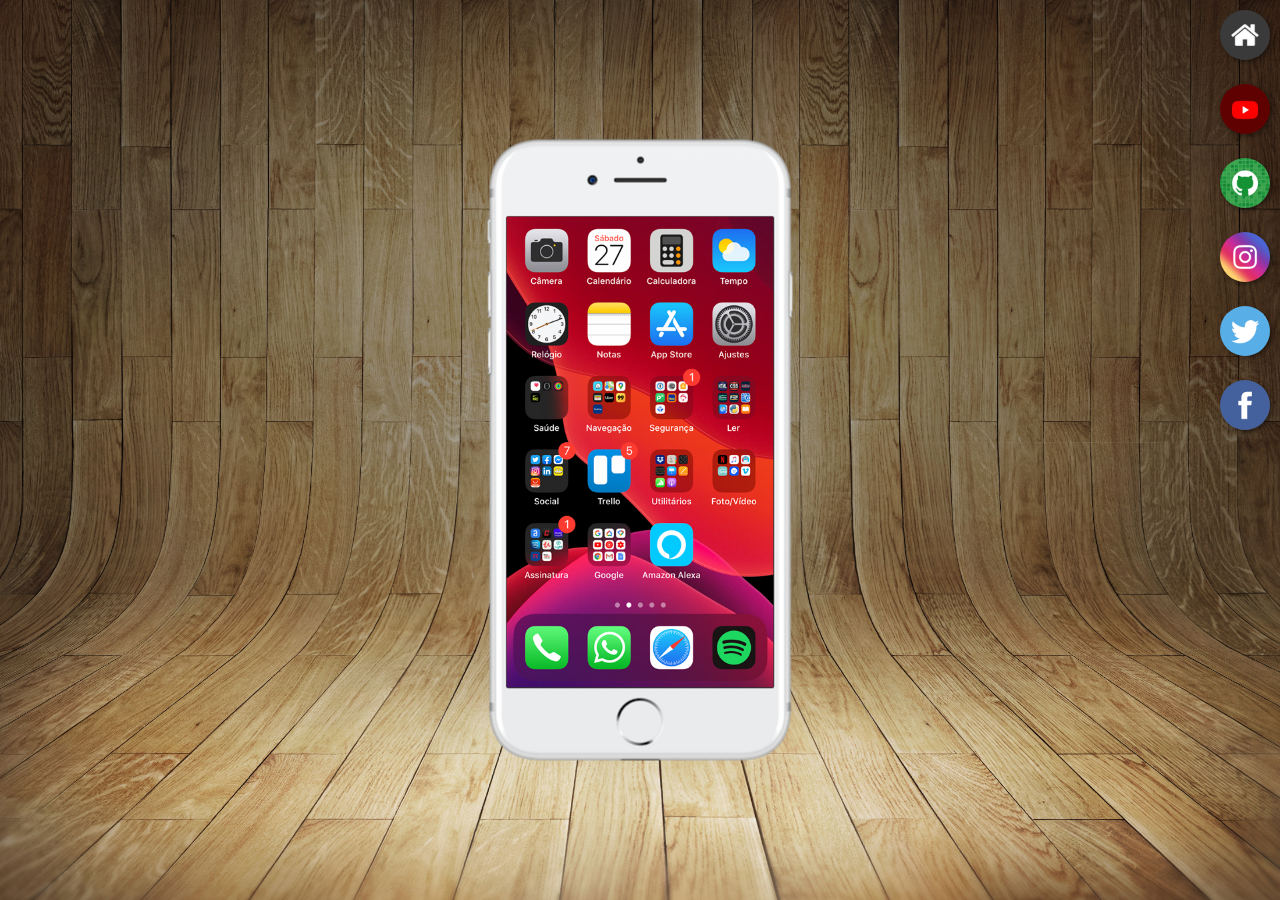
<file: index.html>
<!DOCTYPE html>
<html lang="pt-br">
<head>
    <meta charset="UTF-8">
    <meta http-equiv="X-UA-Compatible" content="IE=edge">
    <meta name="viewport" content="width=device-width, initial-scale=1.0">
    <link rel="shortcut icon" href="favicon.ico" type="image/x-icon">
    <link rel="stylesheet" href="estilos/style.css">
    <title>Projeto Redes Sociais</title>
</head>
<body>
    <main>
        <section id="telefone">
            <iframe src="home.html" name="tela" id="tela" frameborder="0"></iframe>
        </section>

        <section id="redes-sociais">
            <a href="home.html" target="tela"><img src="imagens/logo-home.jpg" alt=""></a>
            <a href="youtube.html" target="tela"><img src="imagens/logo-youtube.jpg" alt=""></a>
            <a href="github.html" target="tela"><img src="imagens/logo-github.jpg" alt=""></a>
            <a href="instagram.html" target="tela"><img src="imagens/logo-instagram.jpg" alt=""></a>
            <a href="twitter.html" target="tela"><img src="imagens/logo-twitter.jpg" alt=""></a>
            <a href="facebook.html" target="tela"><img src="imagens/logo-facebook.jpg" alt=""></a>
        </section>
    </main>
</body>
</html>
</file>
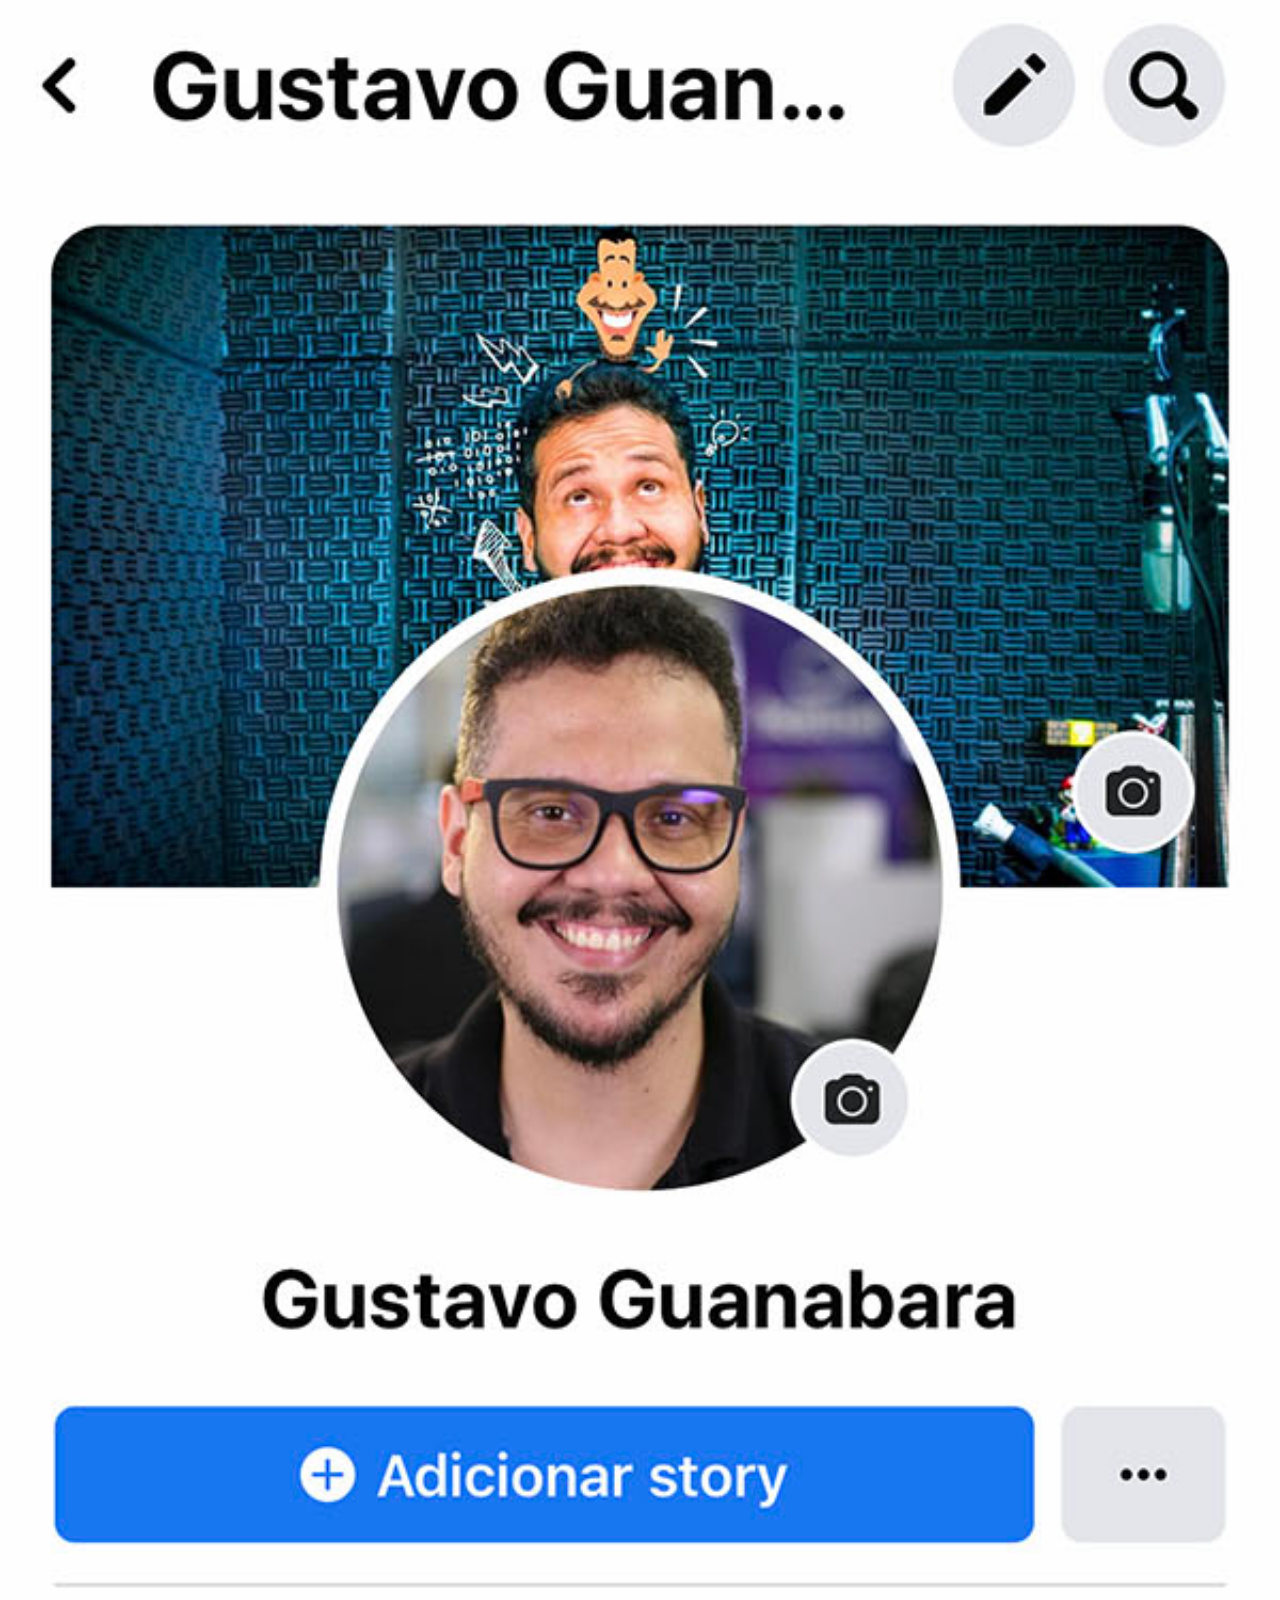
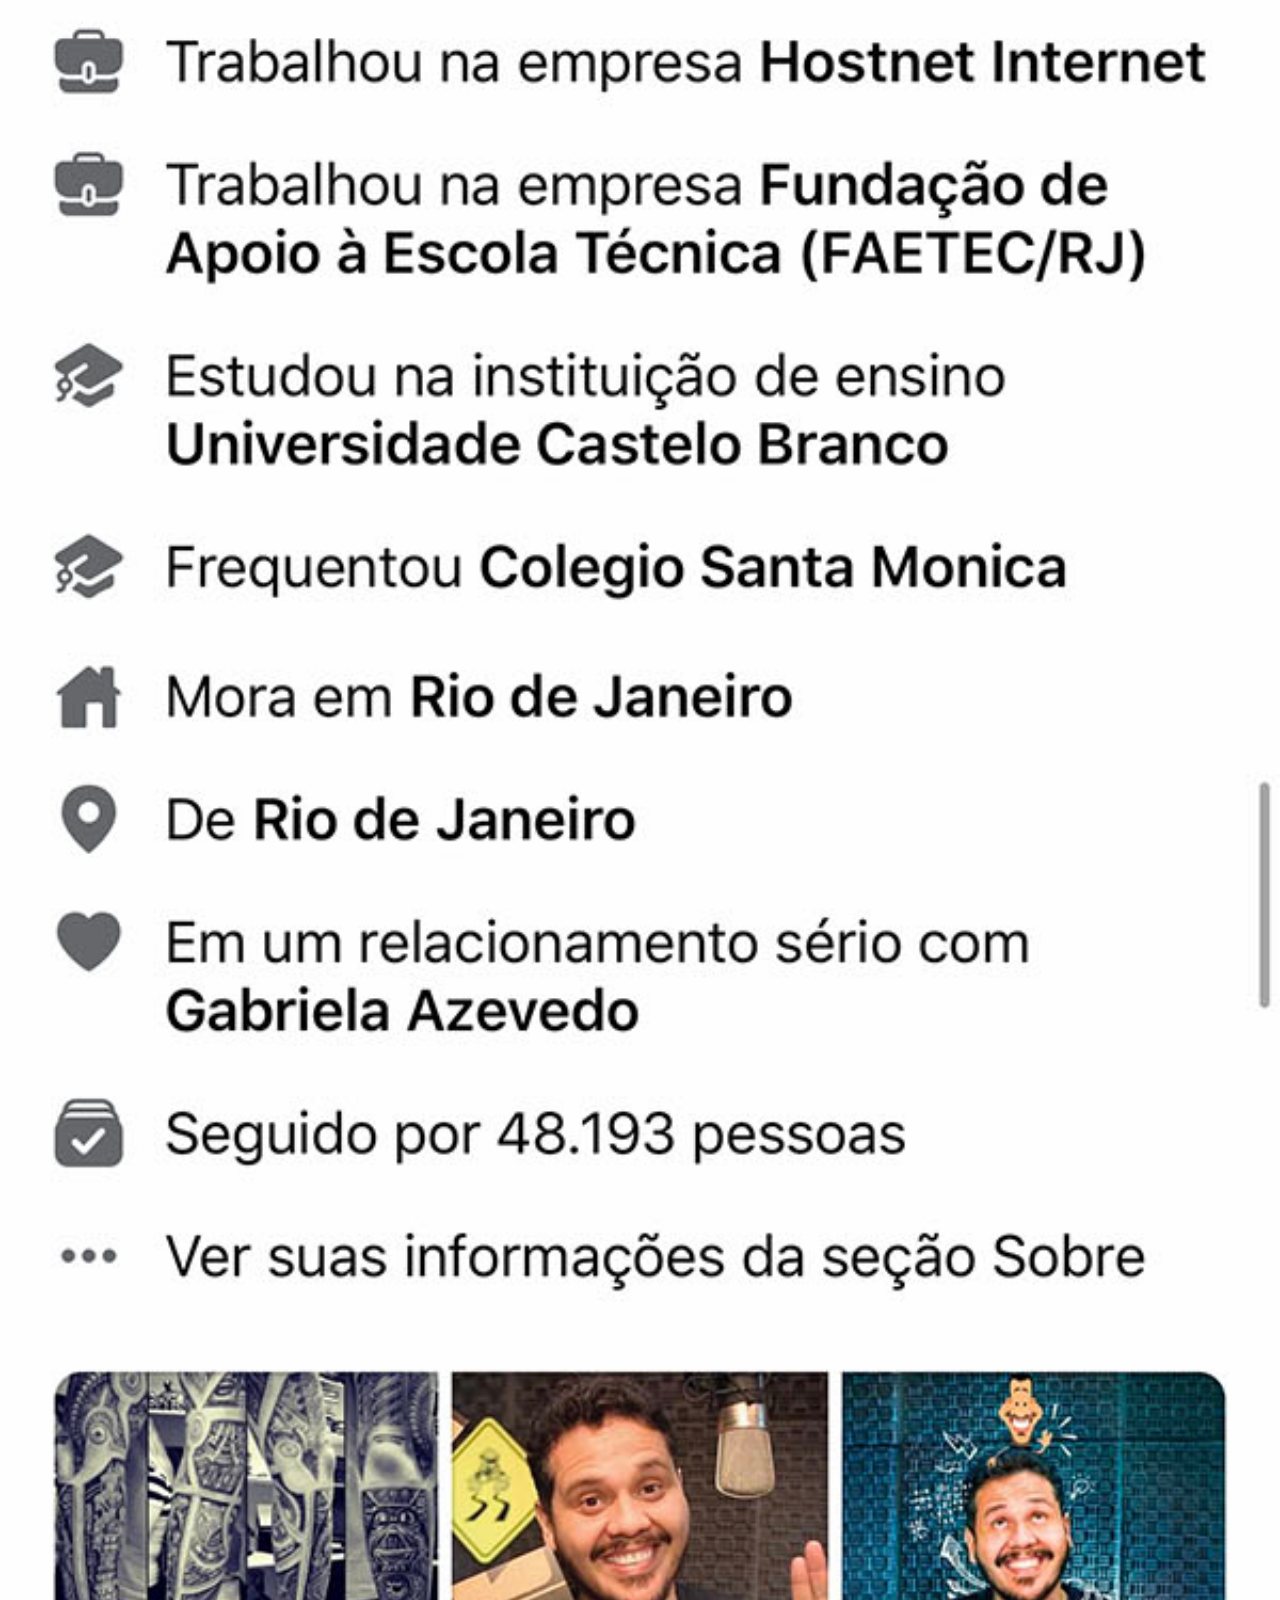
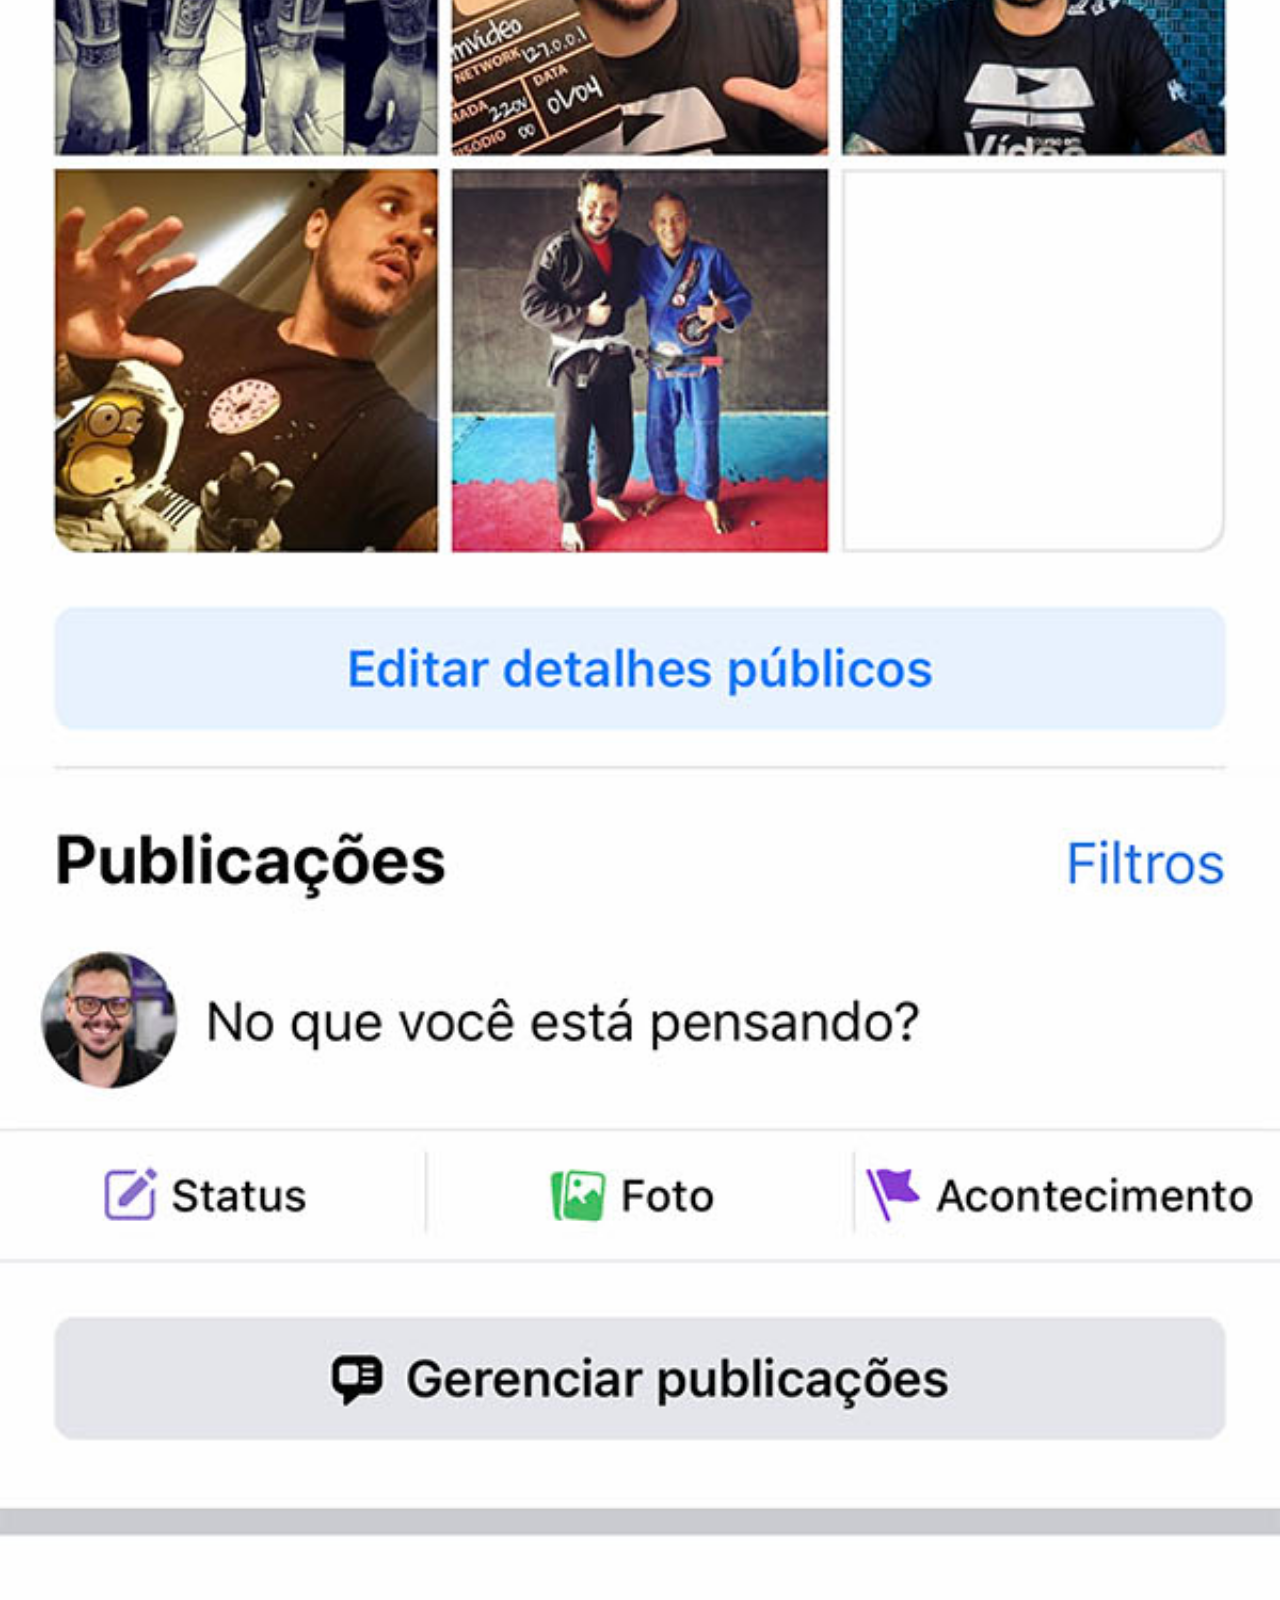
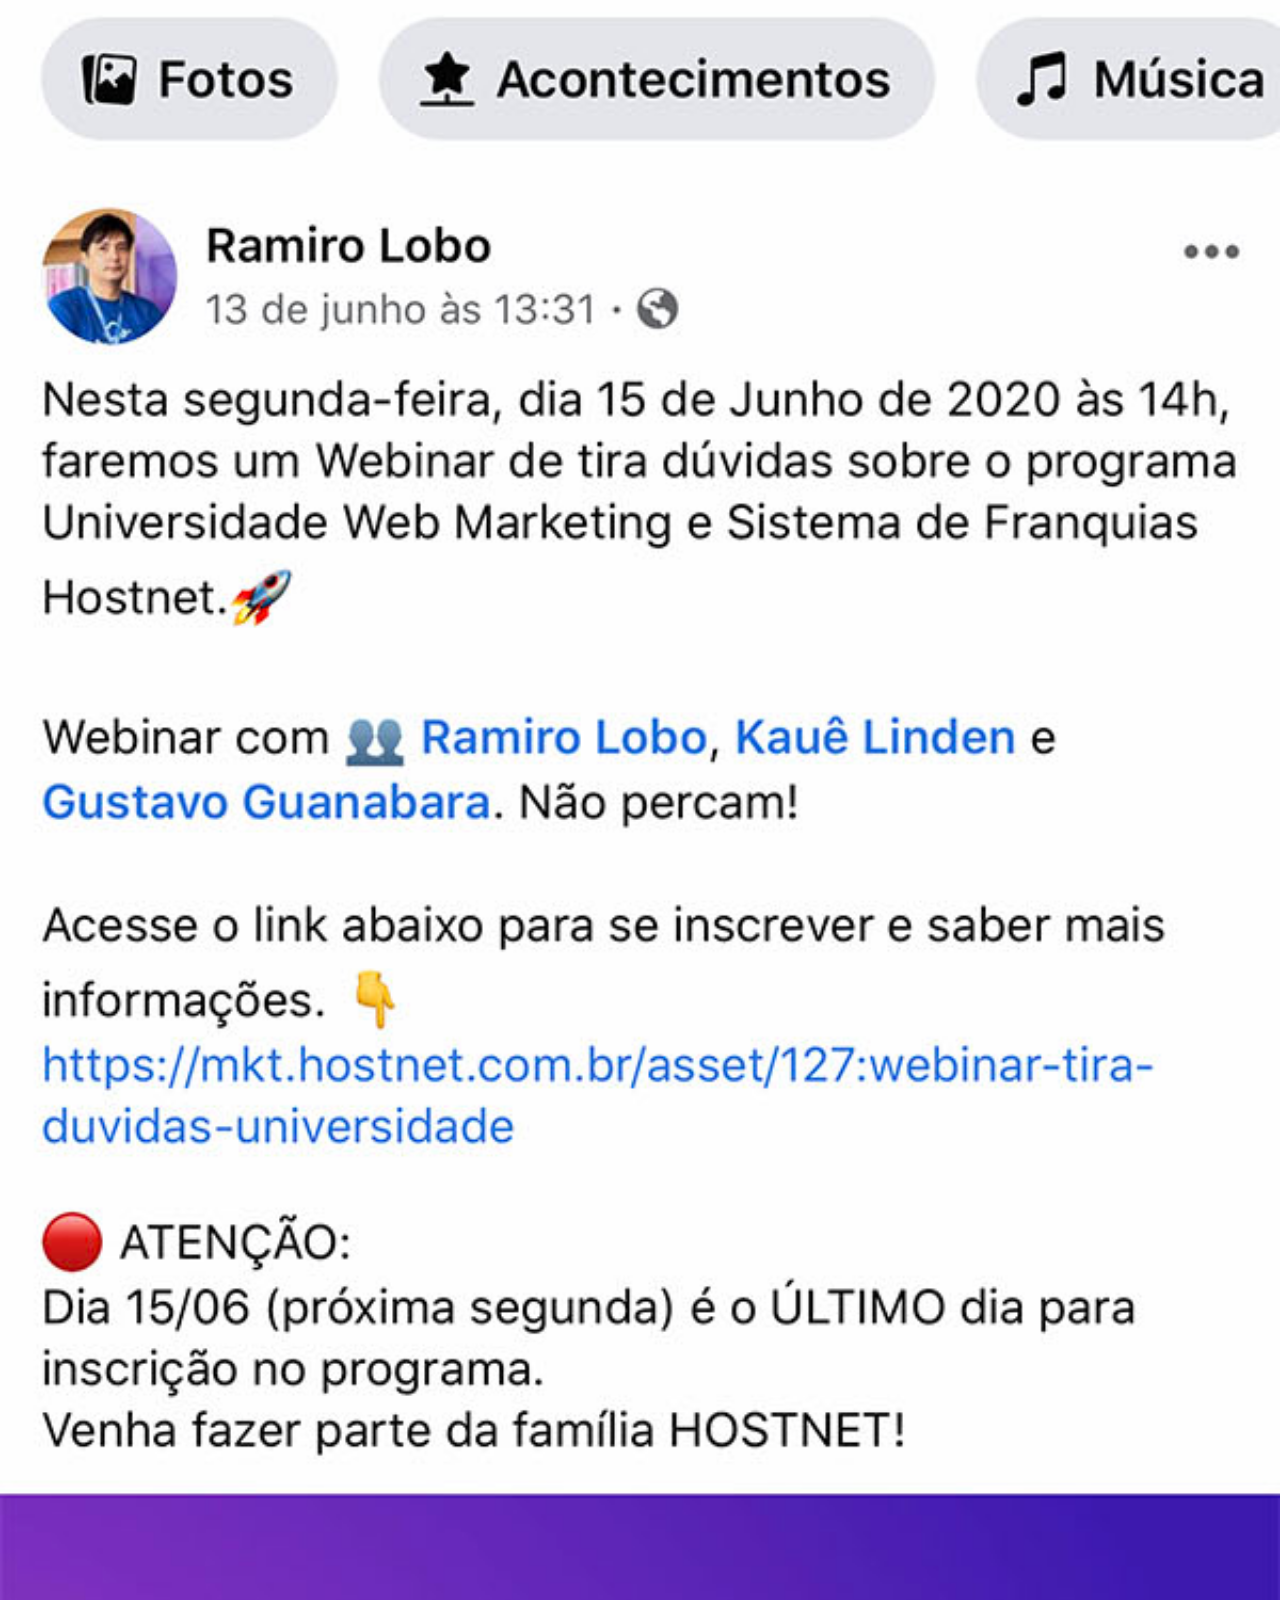
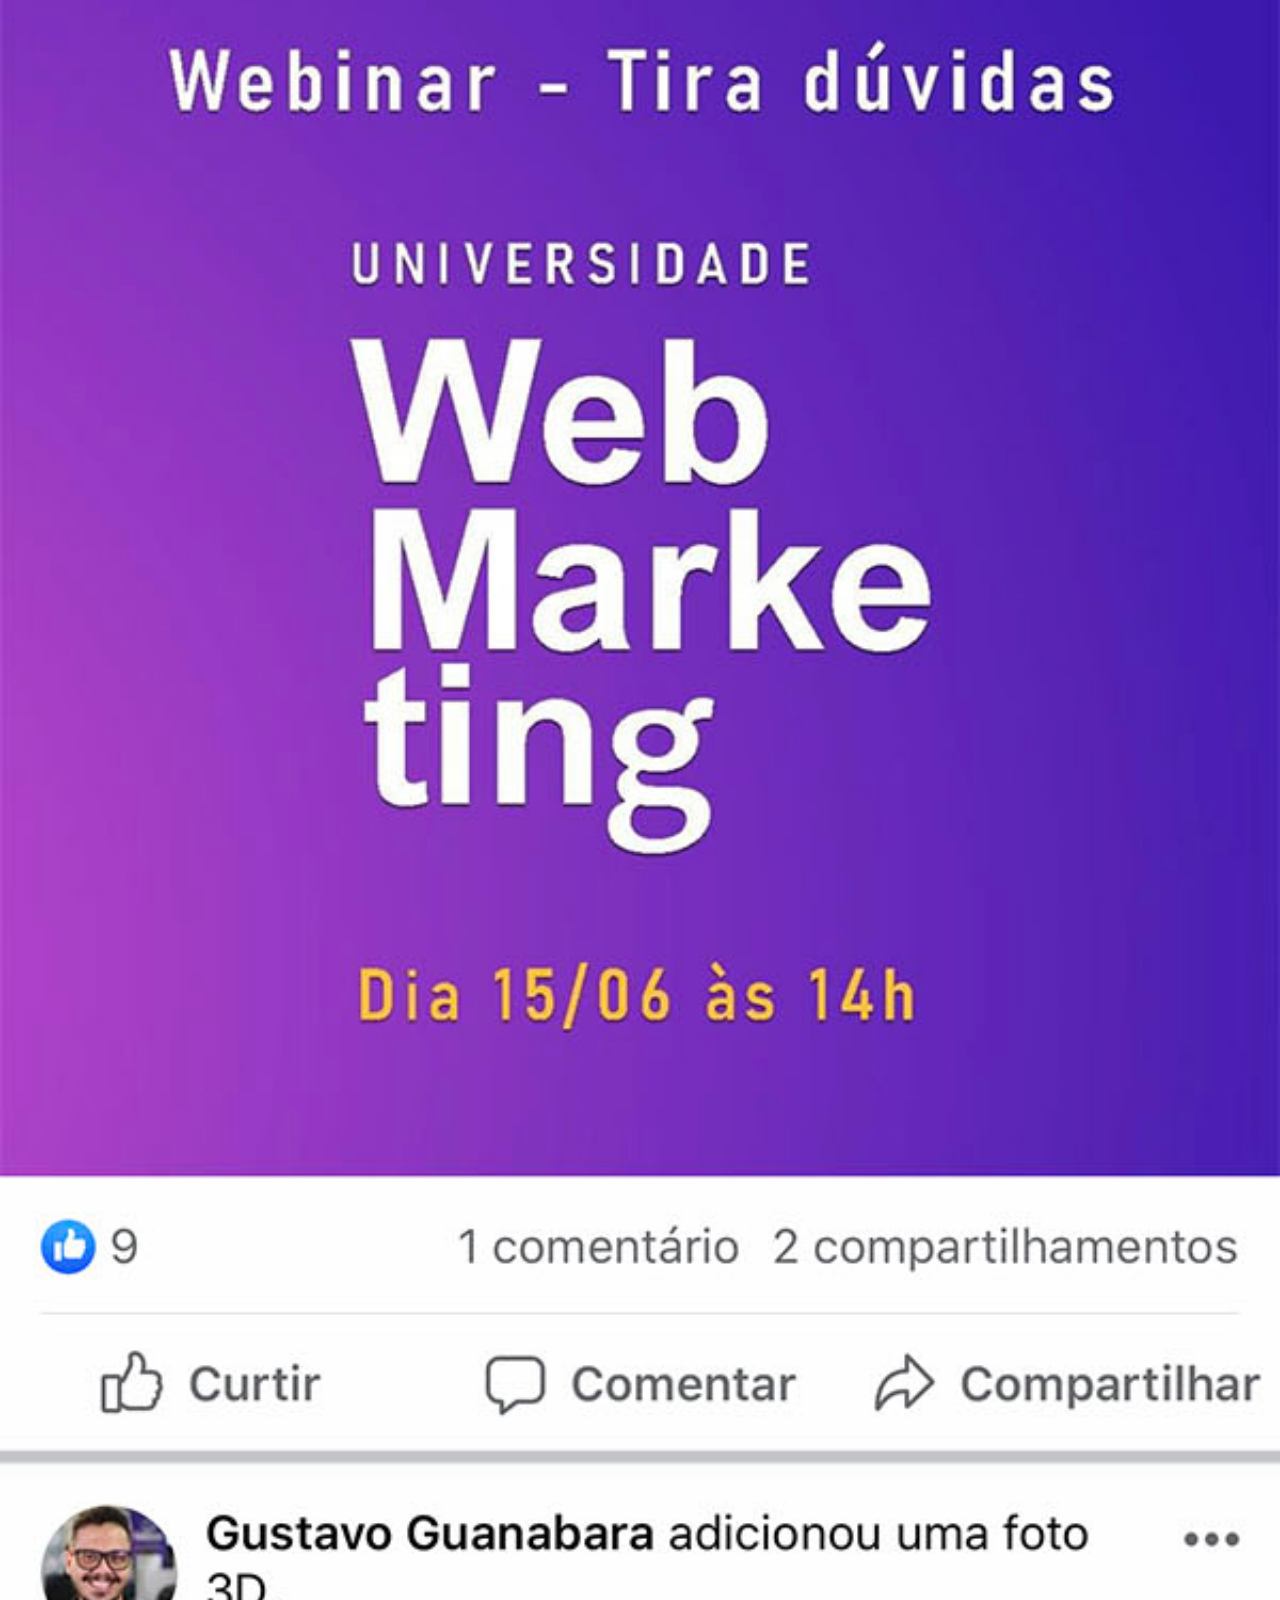
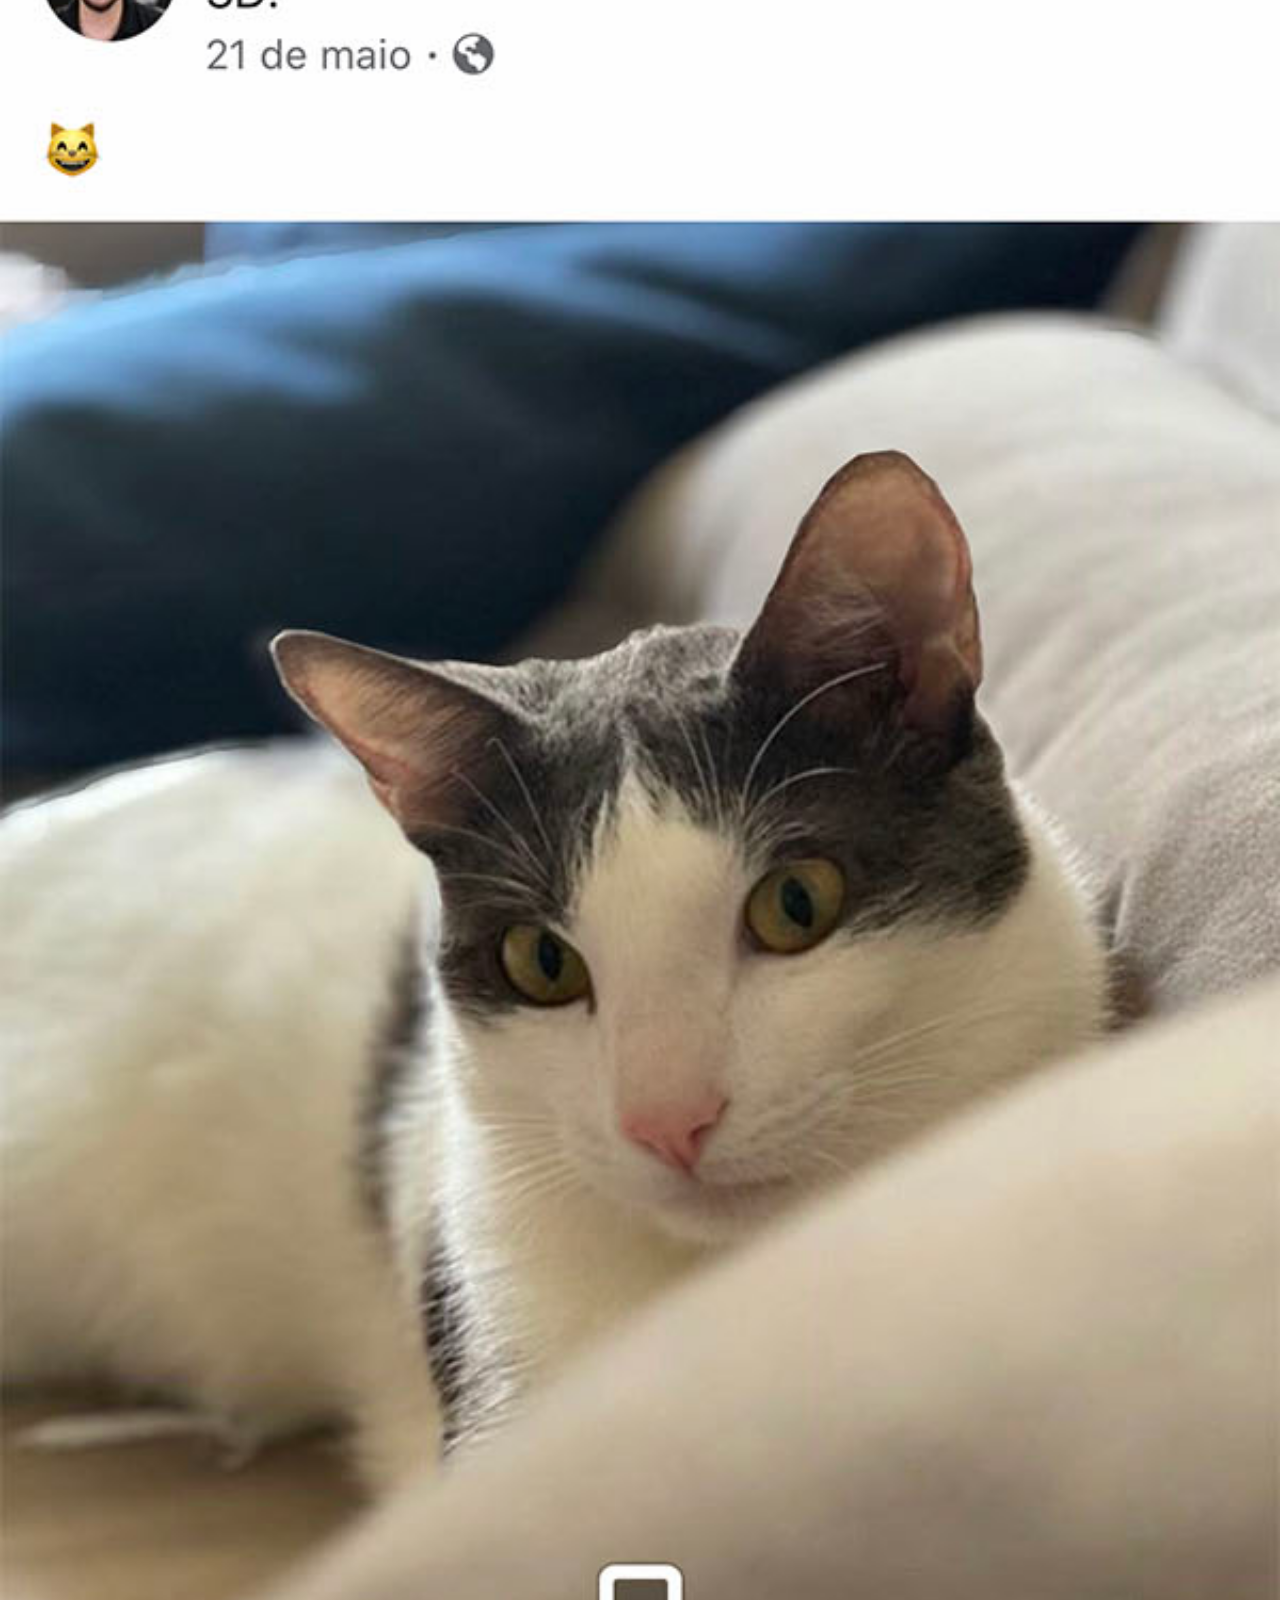
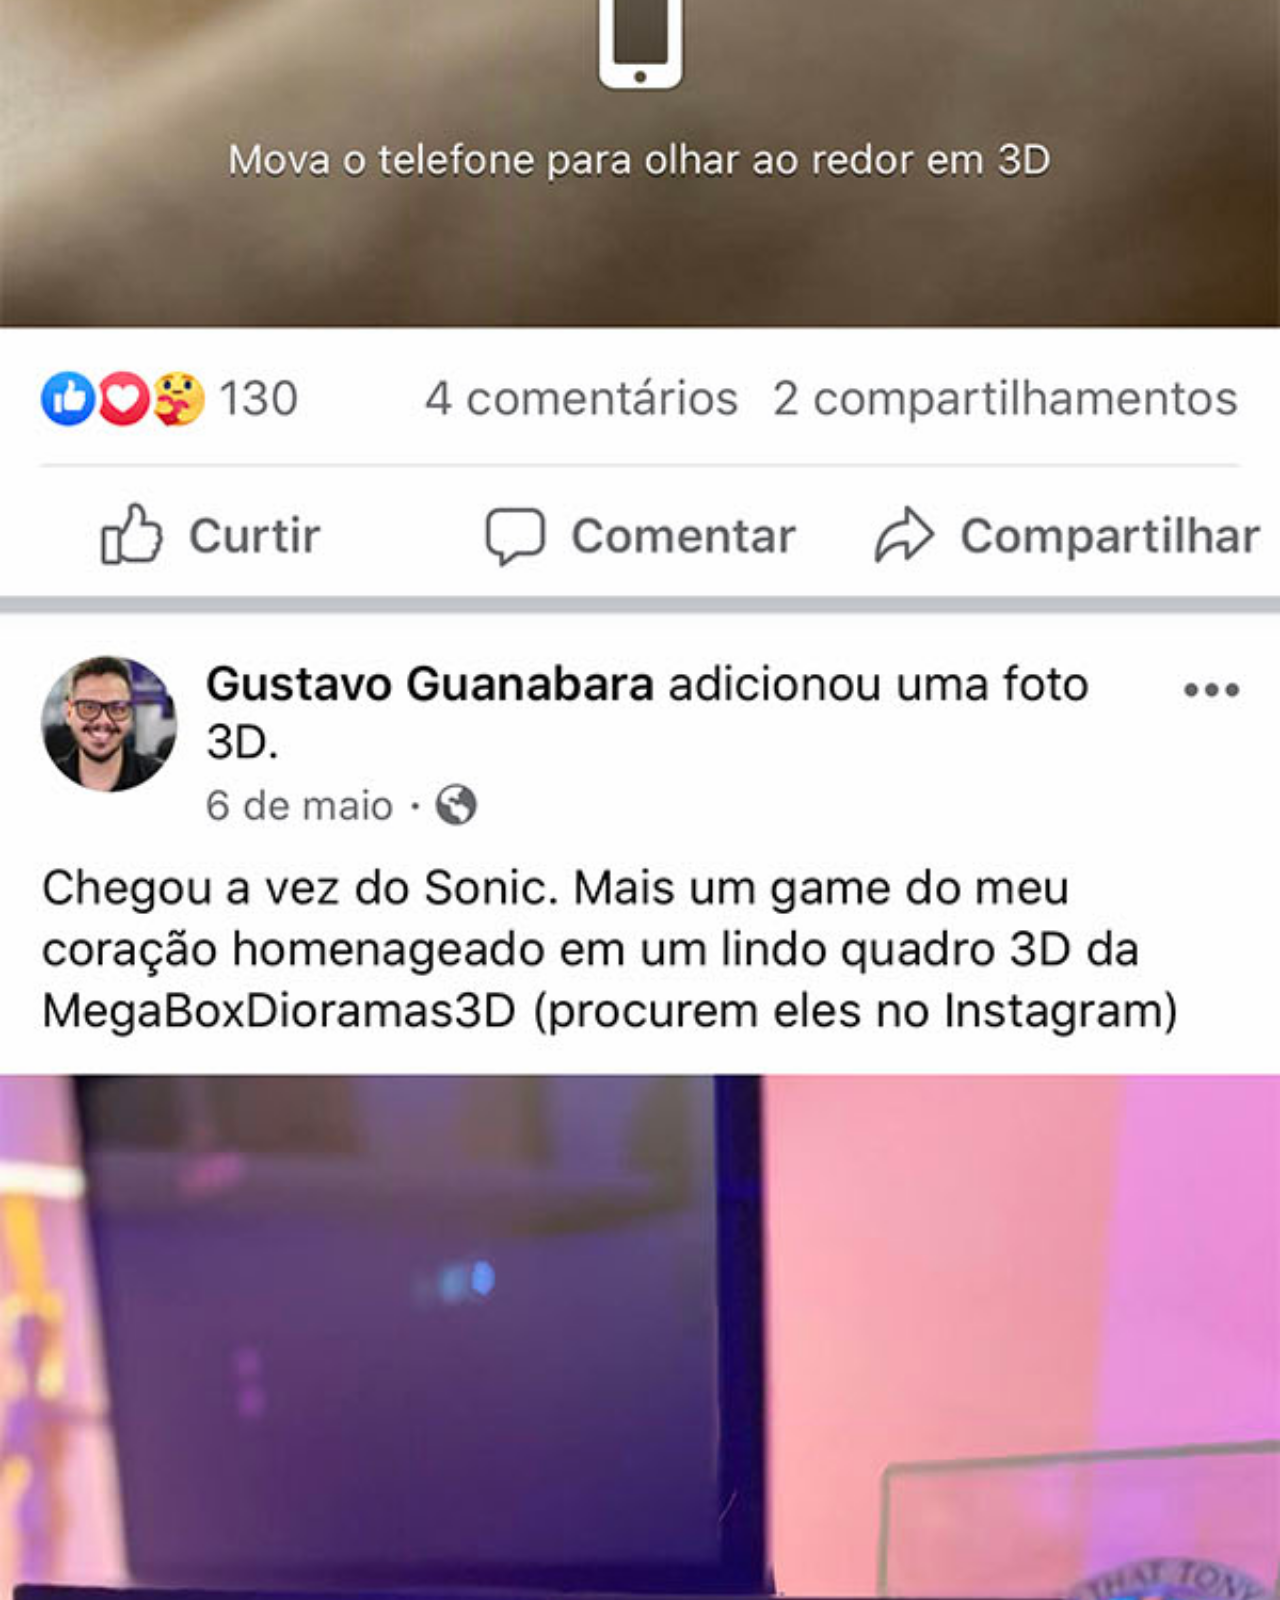
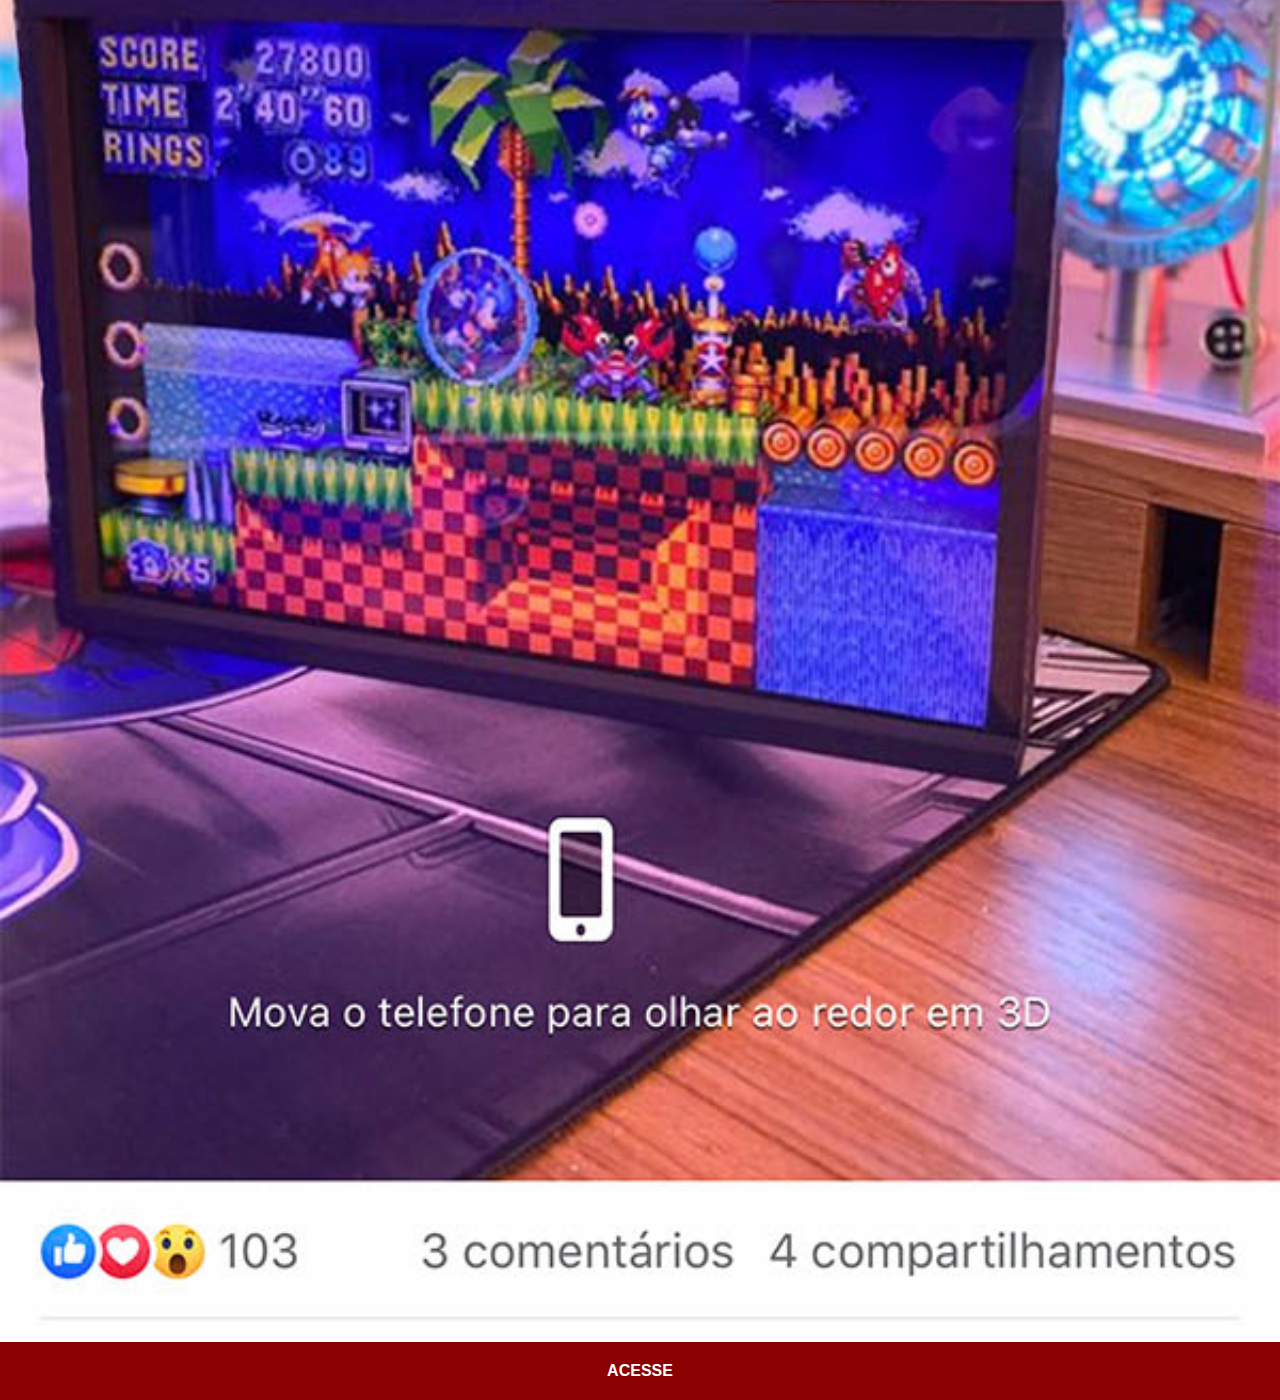
<file: facebook.html>
<!DOCTYPE html>
<html lang="pt-br">
<head>
    <meta charset="UTF-8">
    <meta http-equiv="X-UA-Compatible" content="IE=edge">
    <meta name="viewport" content="width=device-width, initial-scale=1.0">
    <title>Facebook</title>
    <link rel="stylesheet" href="social.css">
</head>
<body>
    <img src="imagens/tela-facebook.jpg" alt="facebook">
    <a href="https://www.facebook.com/gustavoguanabara" target="_blank">ACESSE</a>
</body>
</html>
</file>
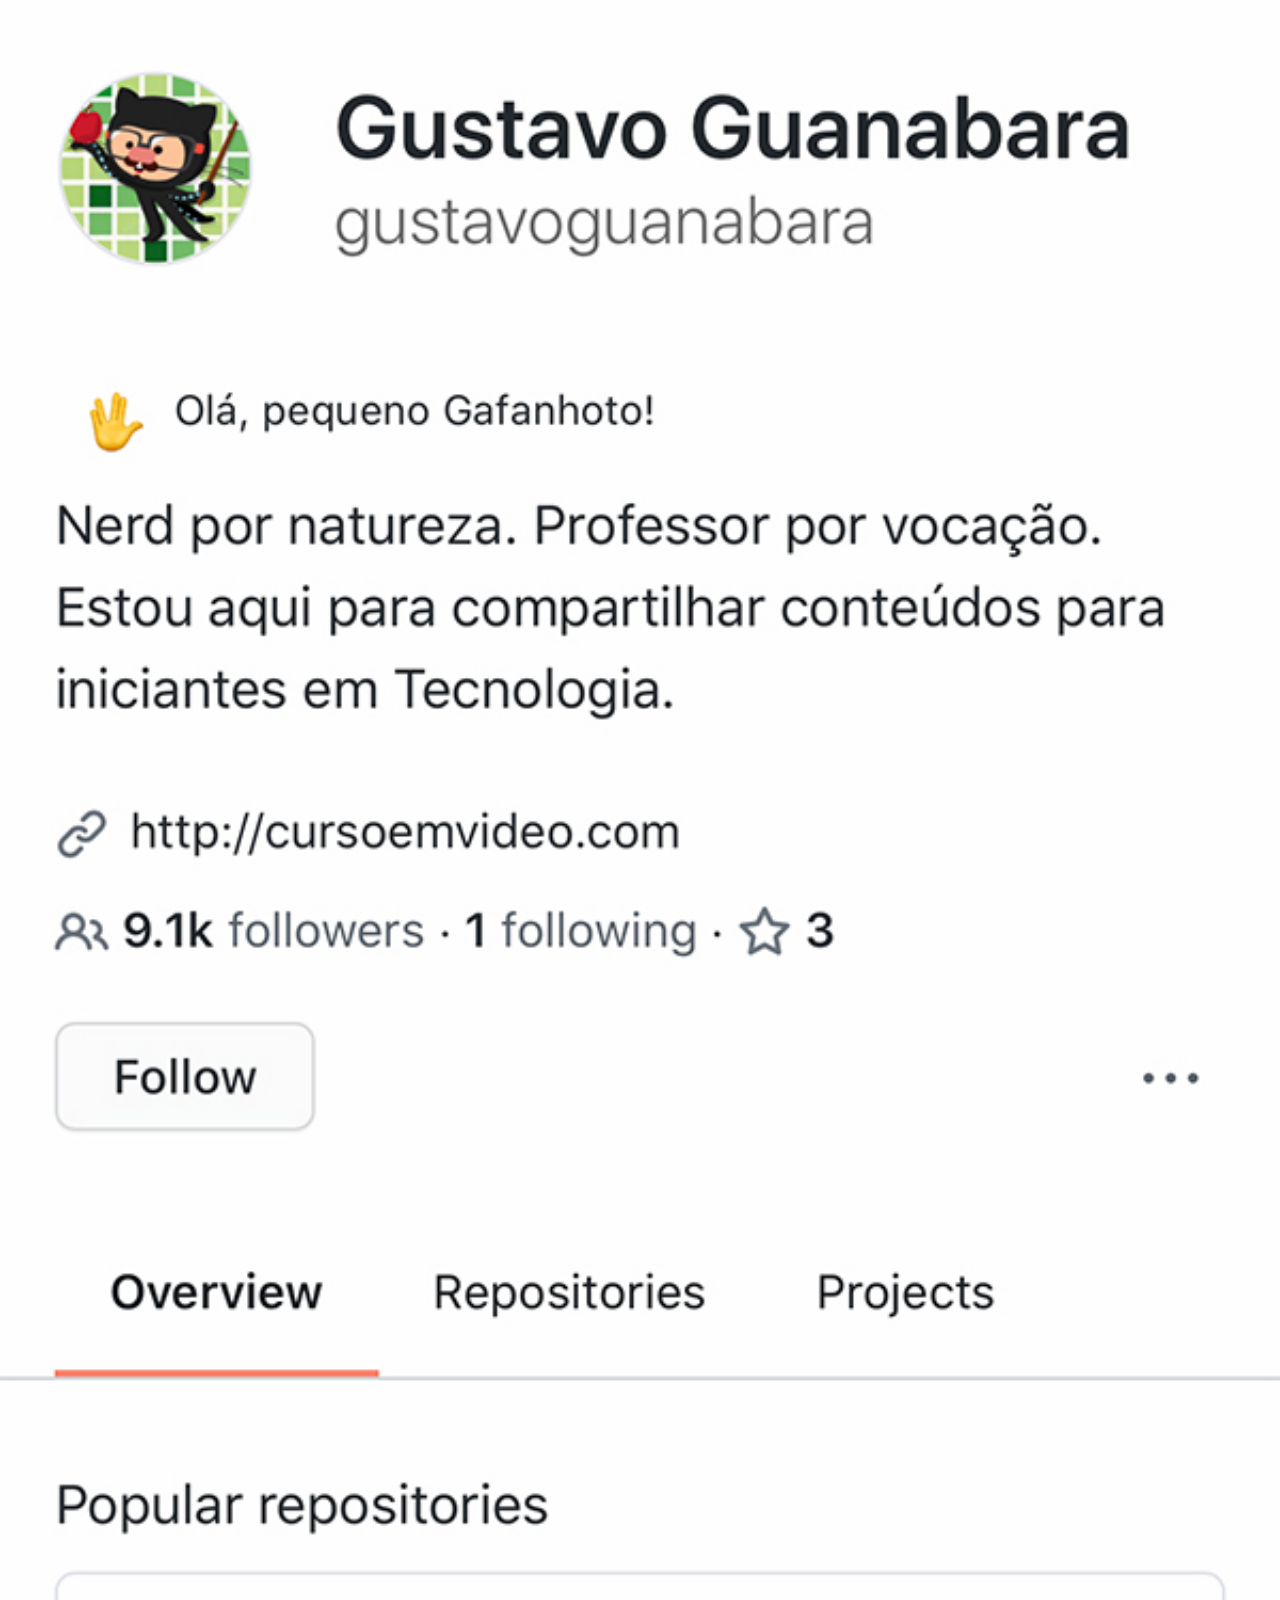
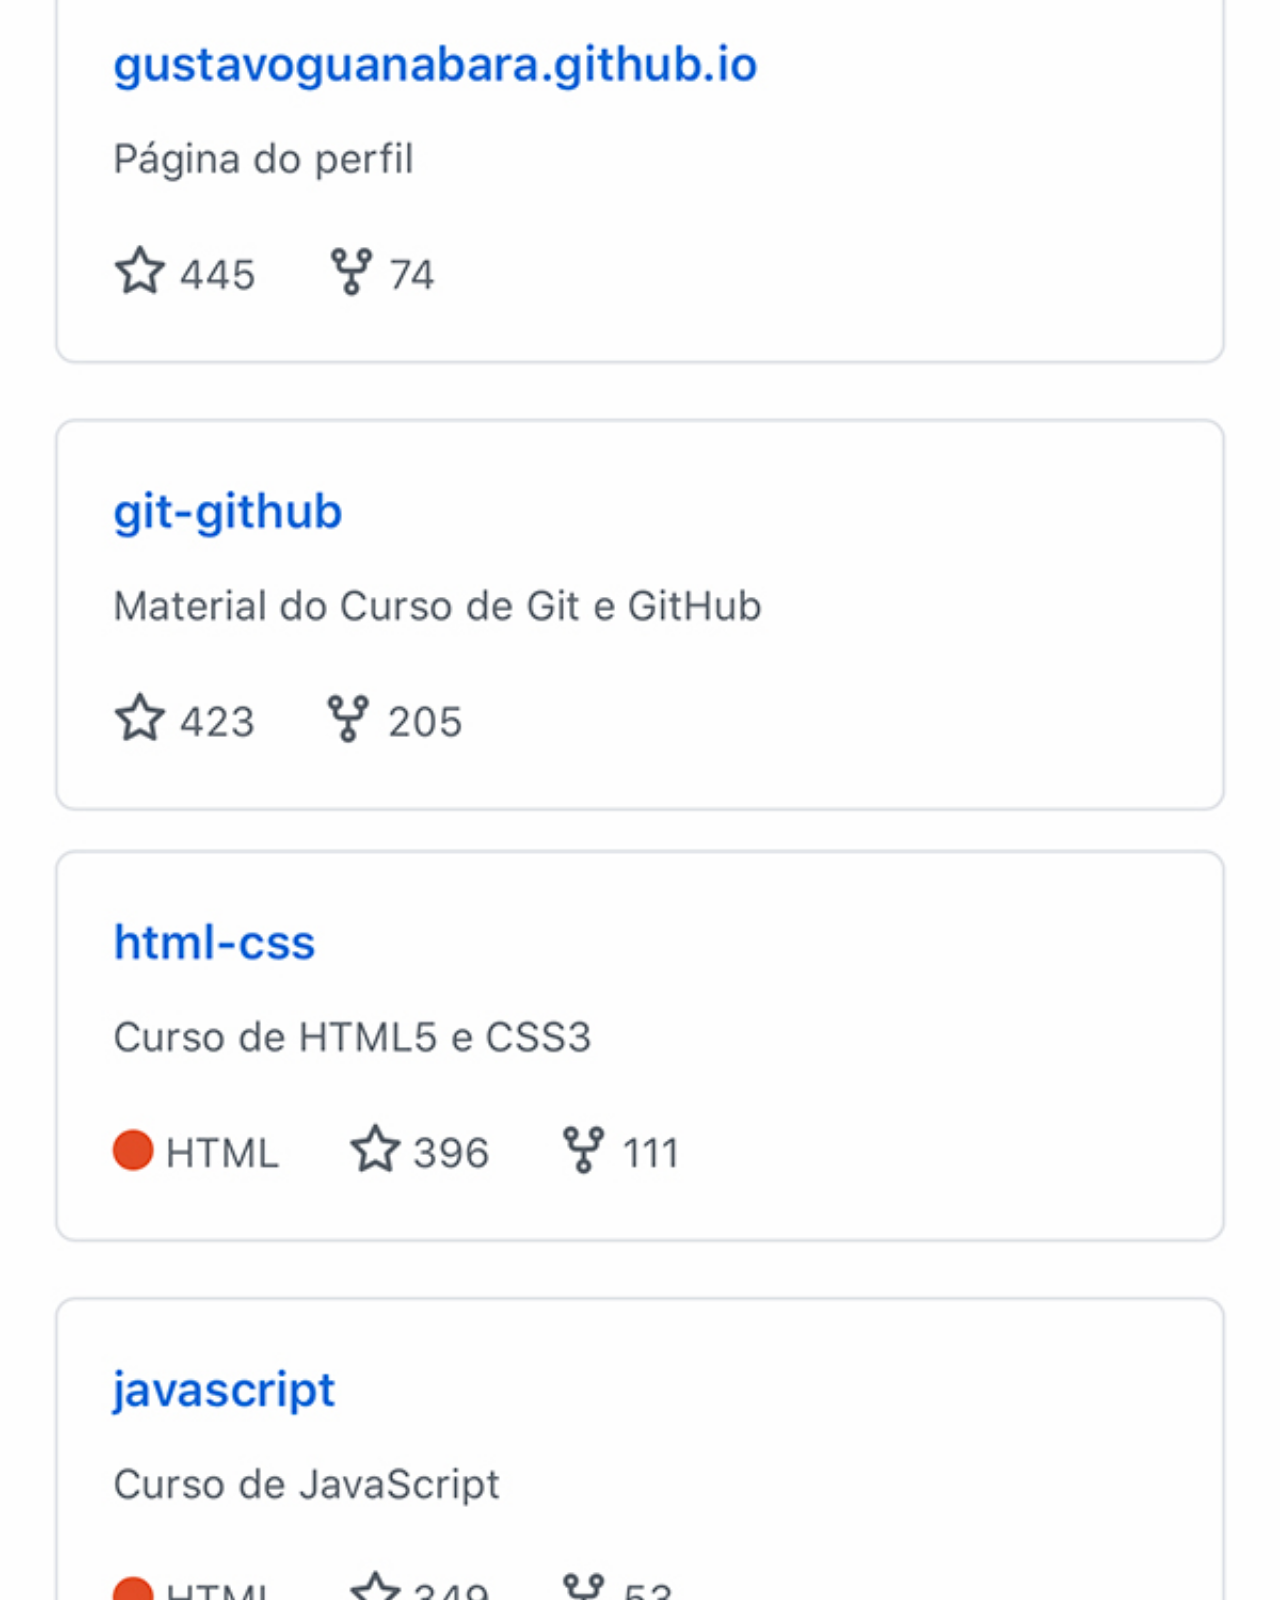
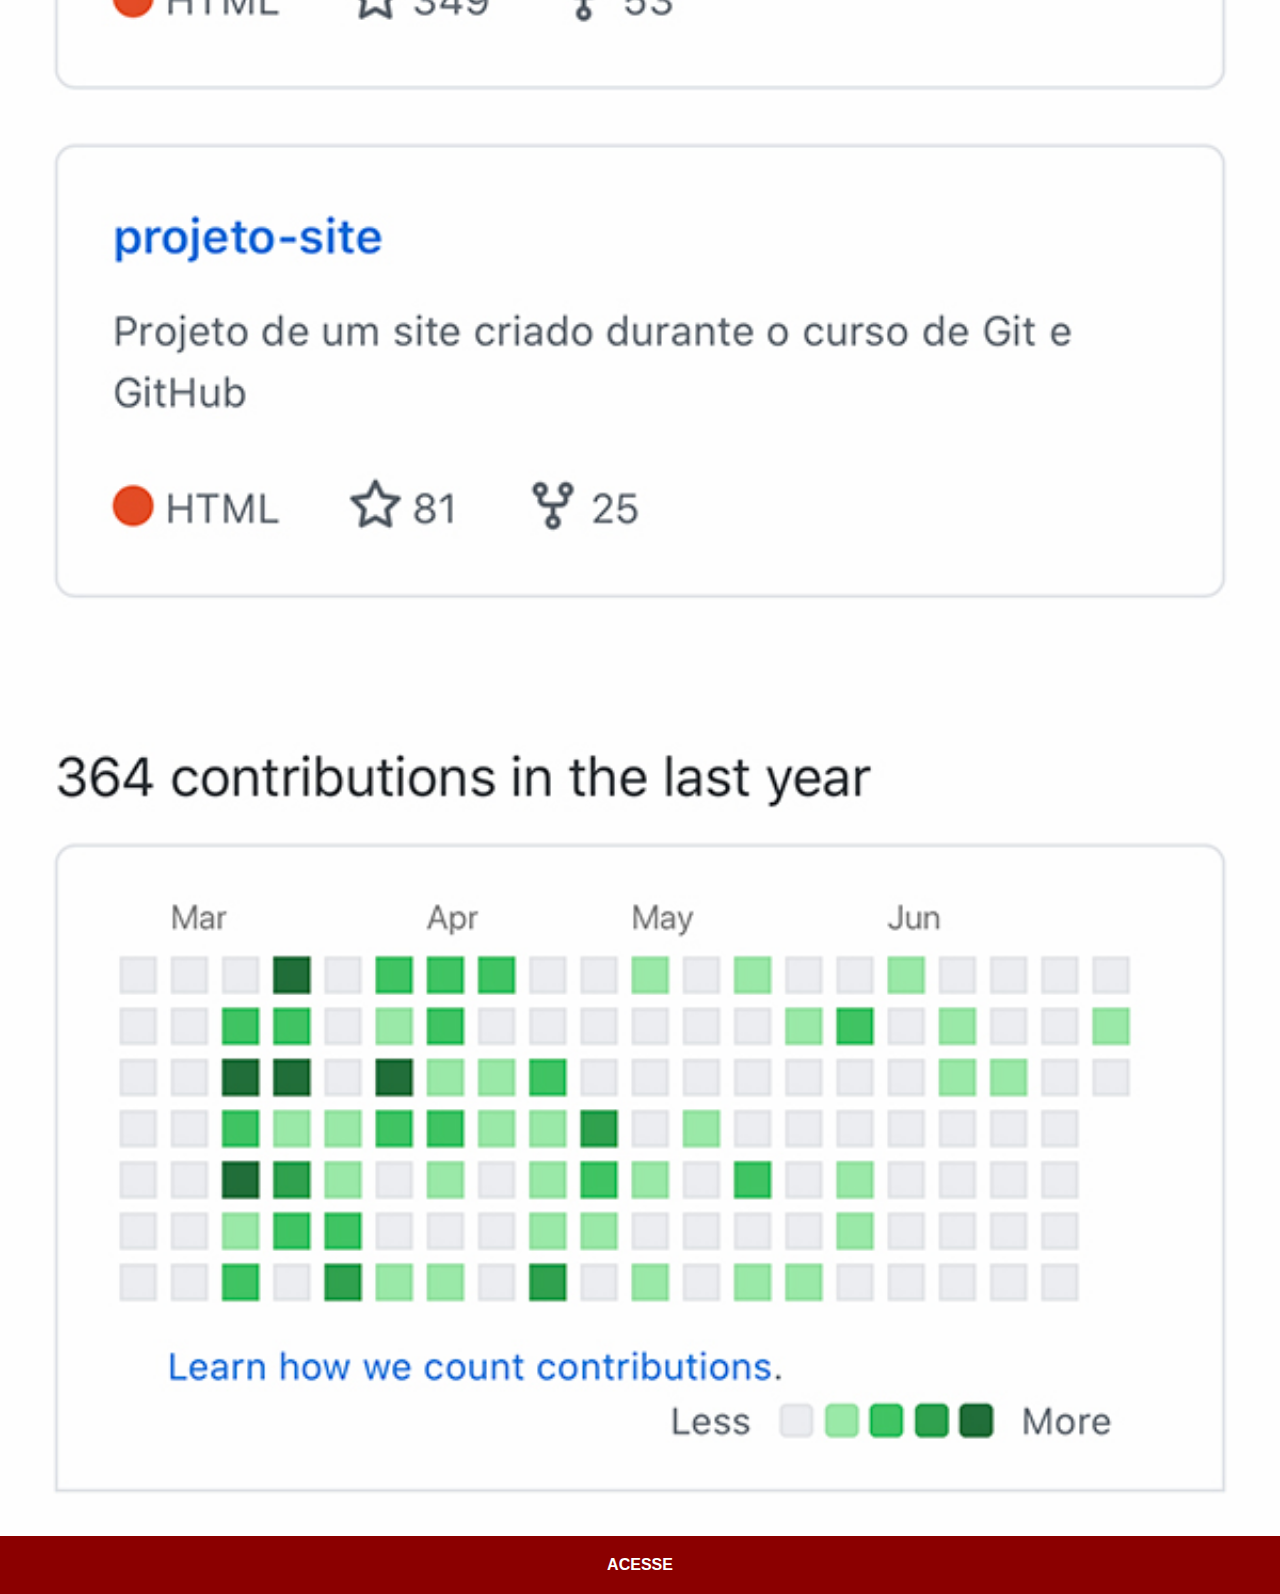
<file: github.html>
<!DOCTYPE html>
<html lang="pt-br">
<head>
    <meta charset="UTF-8">
    <meta http-equiv="X-UA-Compatible" content="IE=edge">
    <meta name="viewport" content="width=device-width, initial-scale=1.0">
    <title>Github</title>
    <link rel="stylesheet" href="social.css">
</head>
<body>
    <img src="imagens/tela-github.jpg" alt="github">
    <a href="https://www.github.com/gustavoguanabara" target="_blank">ACESSE</a>
</body>
</html>
</file>
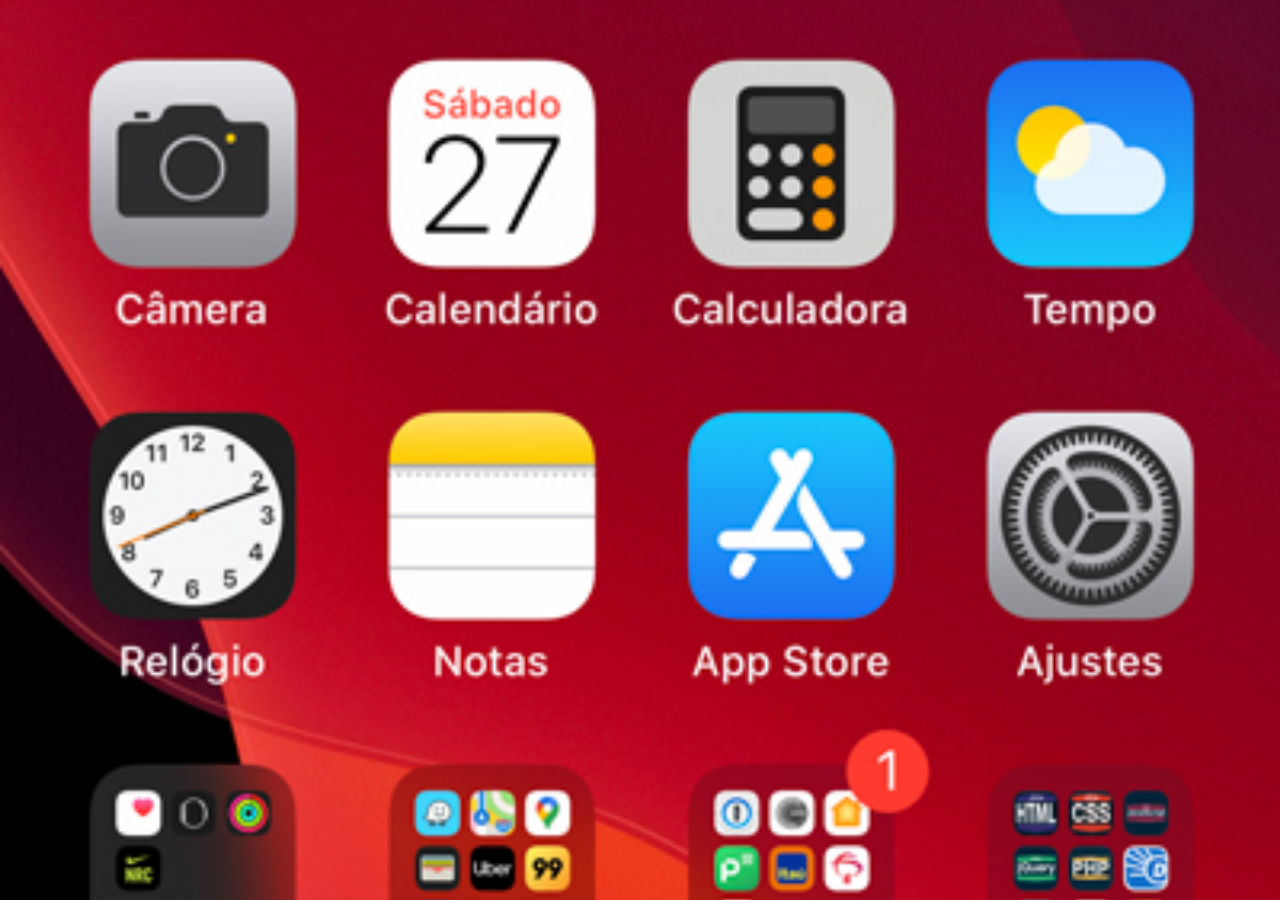
<file: home.html>
<!DOCTYPE html>
<html lang="pt-br">
<head>
    <meta charset="UTF-8">
    <meta http-equiv="X-UA-Compatible" content="IE=edge">
    <meta name="viewport" content="width=device-width, initial-scale=1.0">
    <title>Home</title>
    <style>
        * {
            margin: 0;
            padding: 0;
        }
        body {
            width: 100vw;
            height: 100vh;
            background: black url('imagens/tela-home.jpg') no-repeat top center;
            background-size: cover;
        }
    </style>
</head>
<body>
    
</body>
</html>
</file>
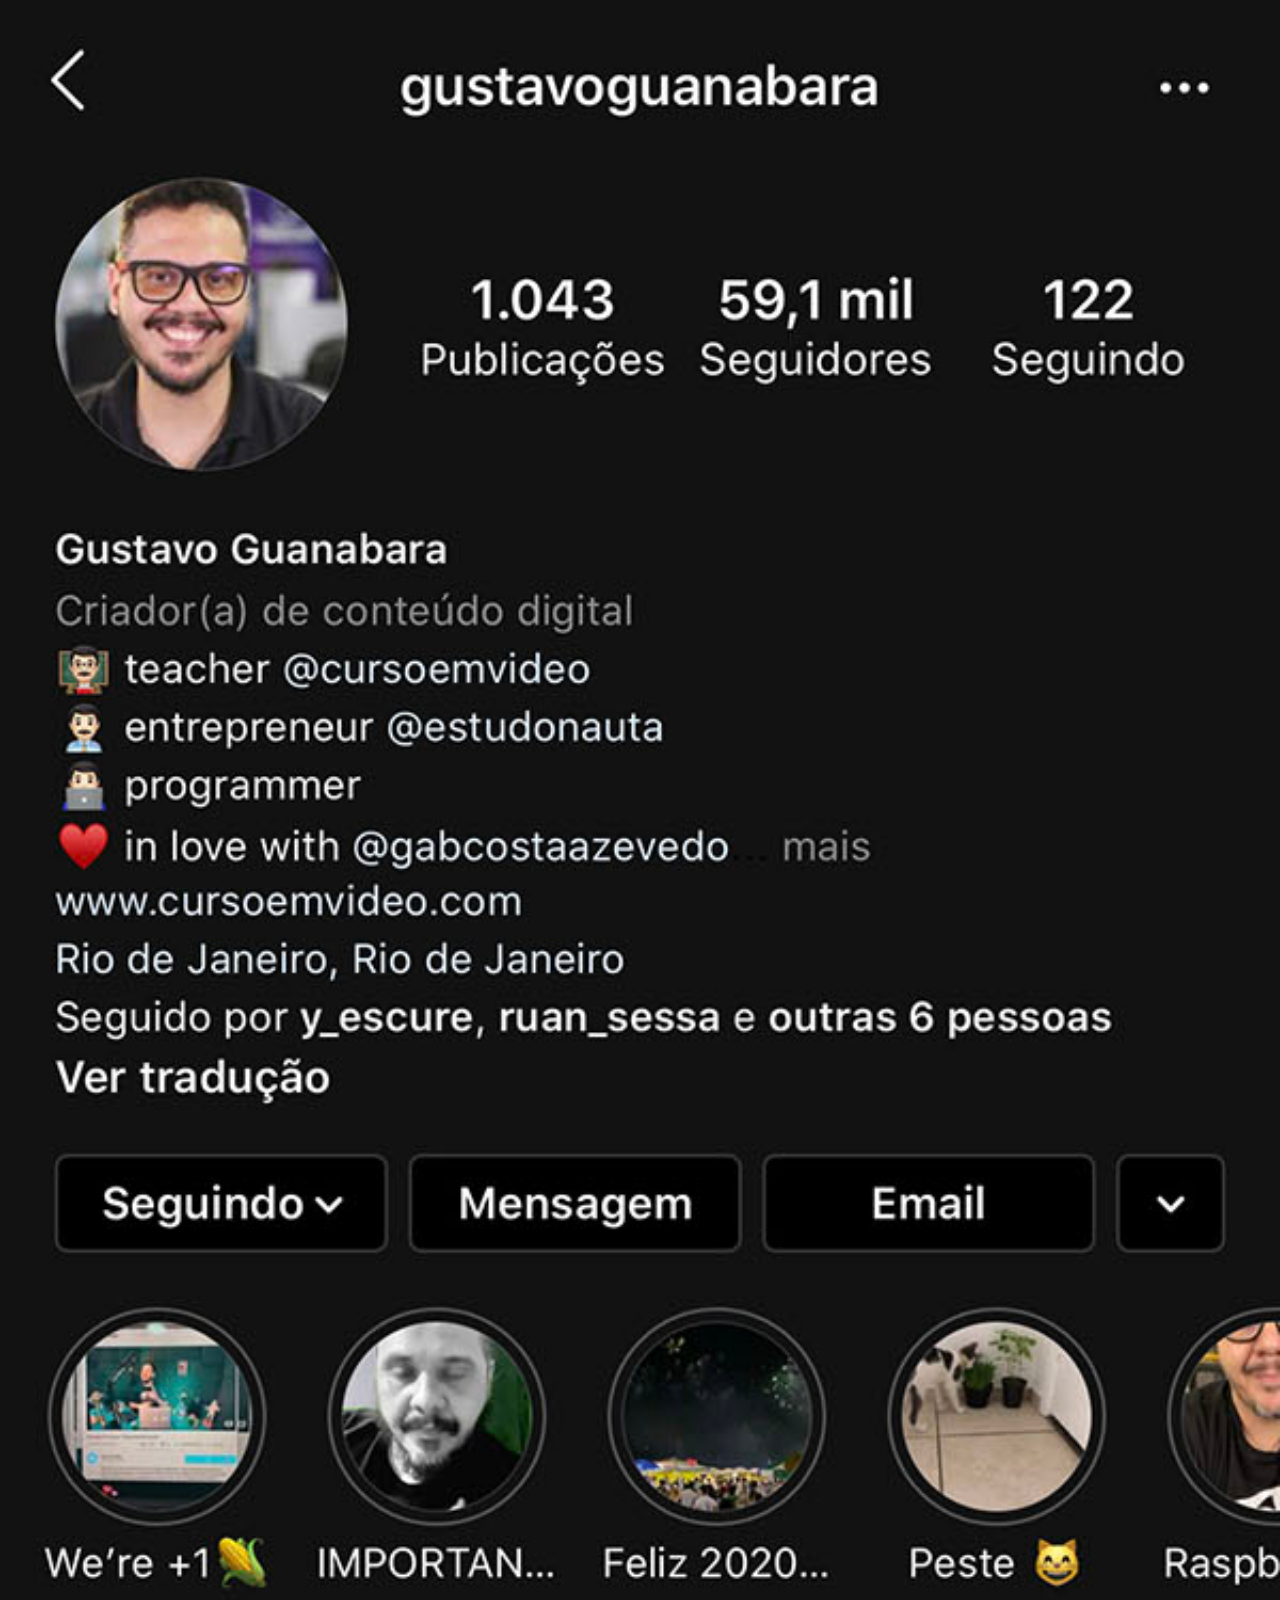
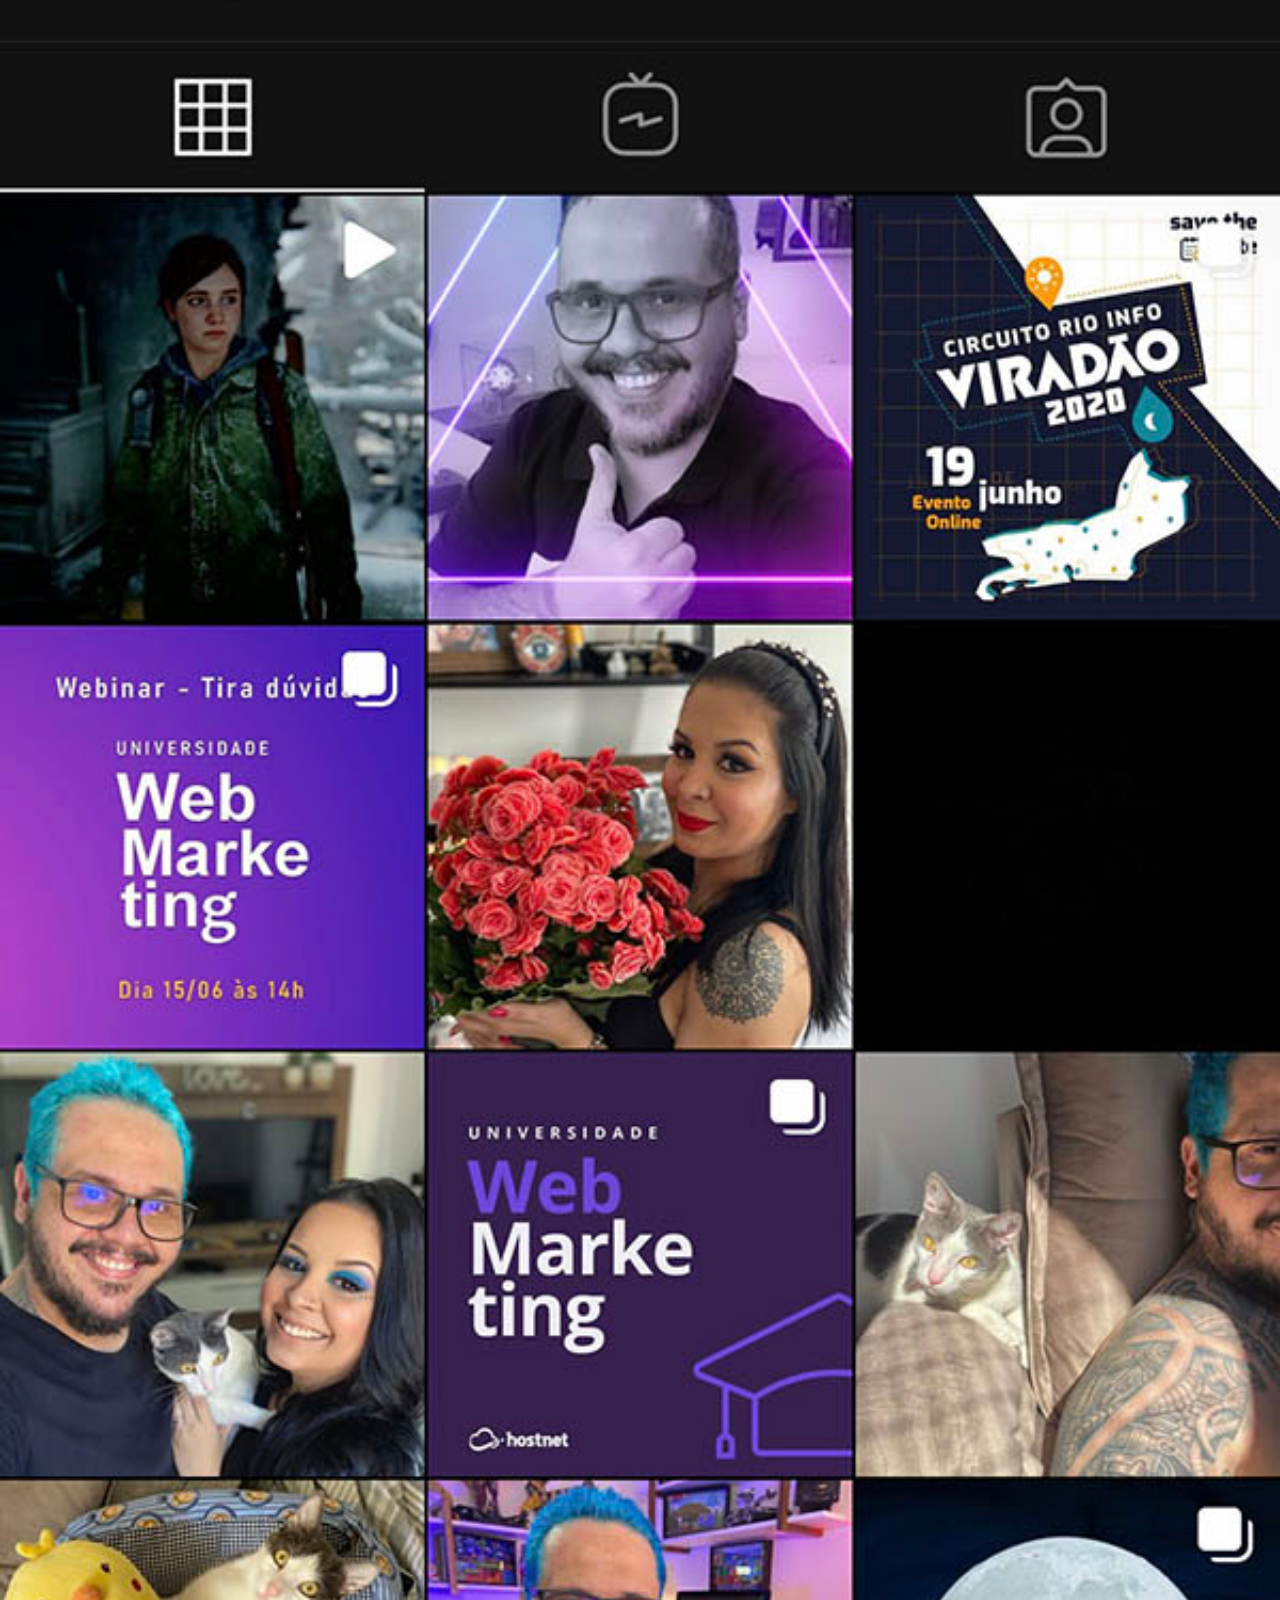
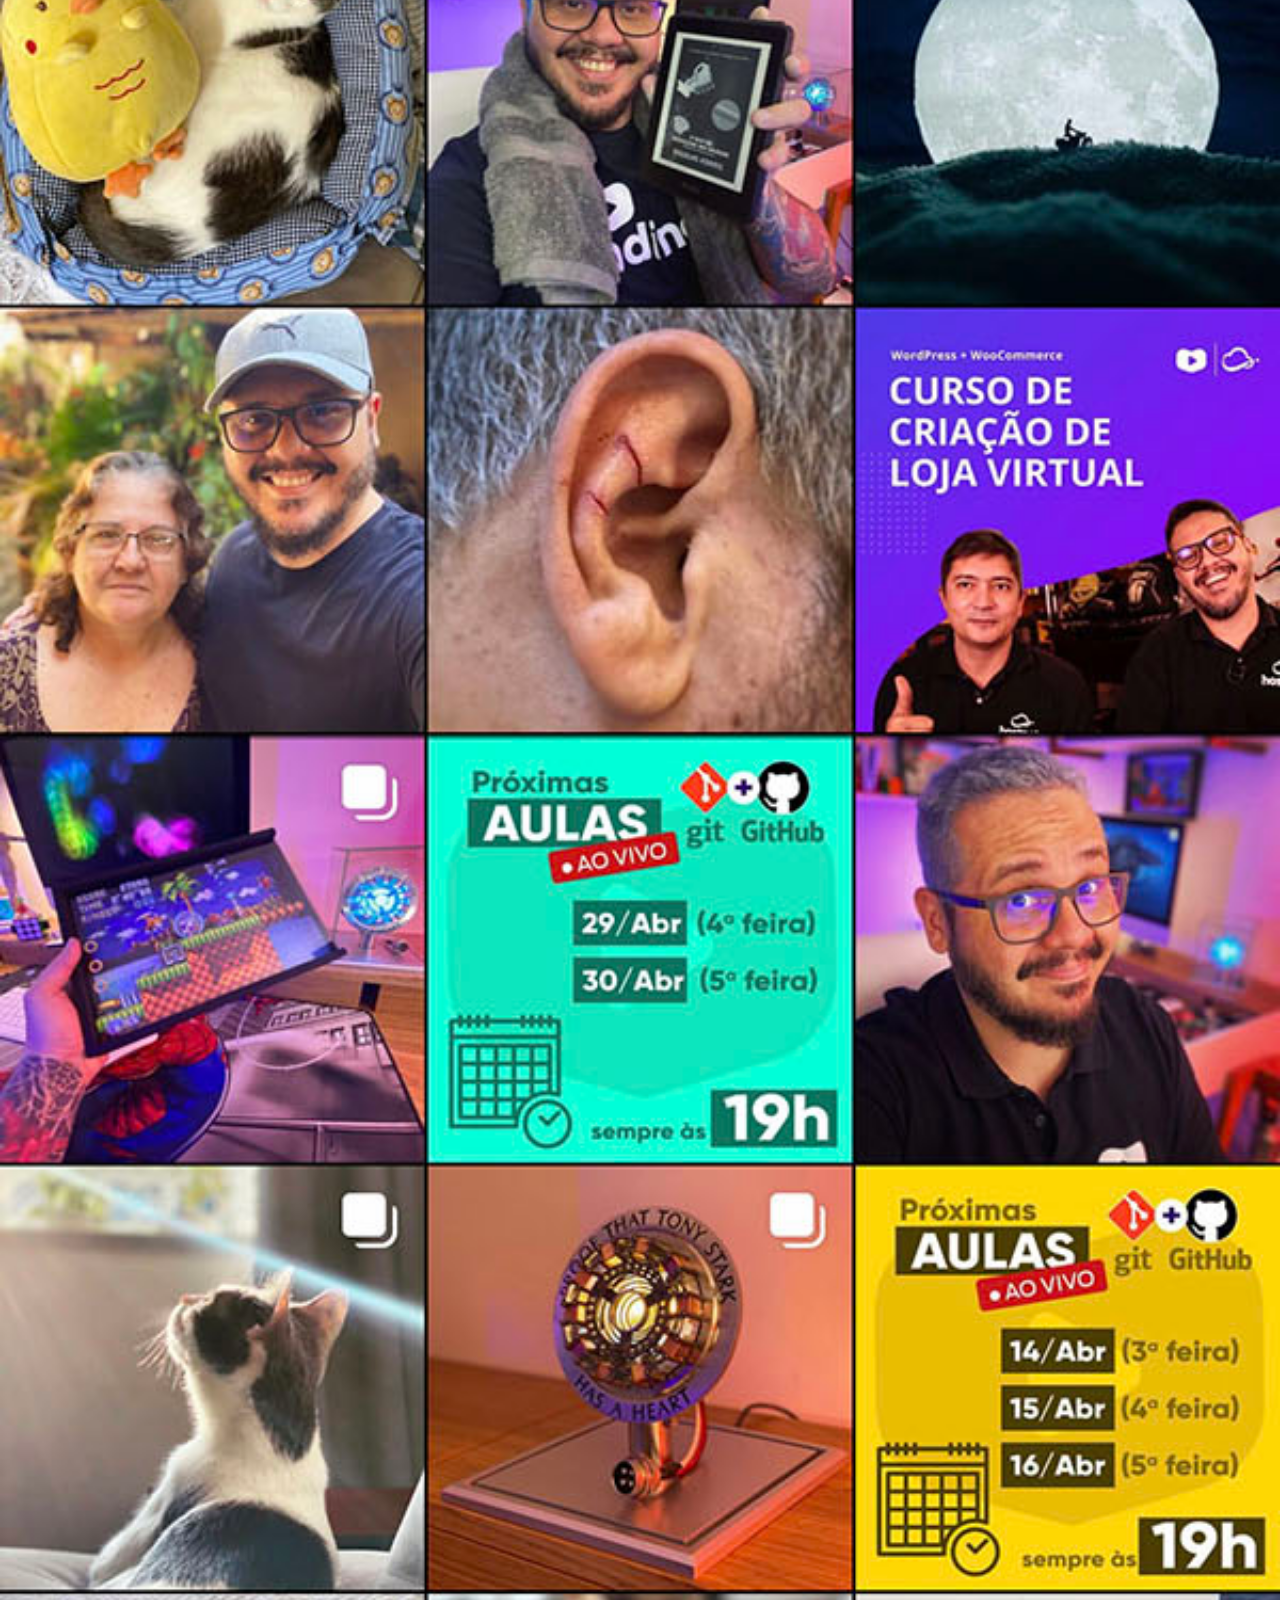
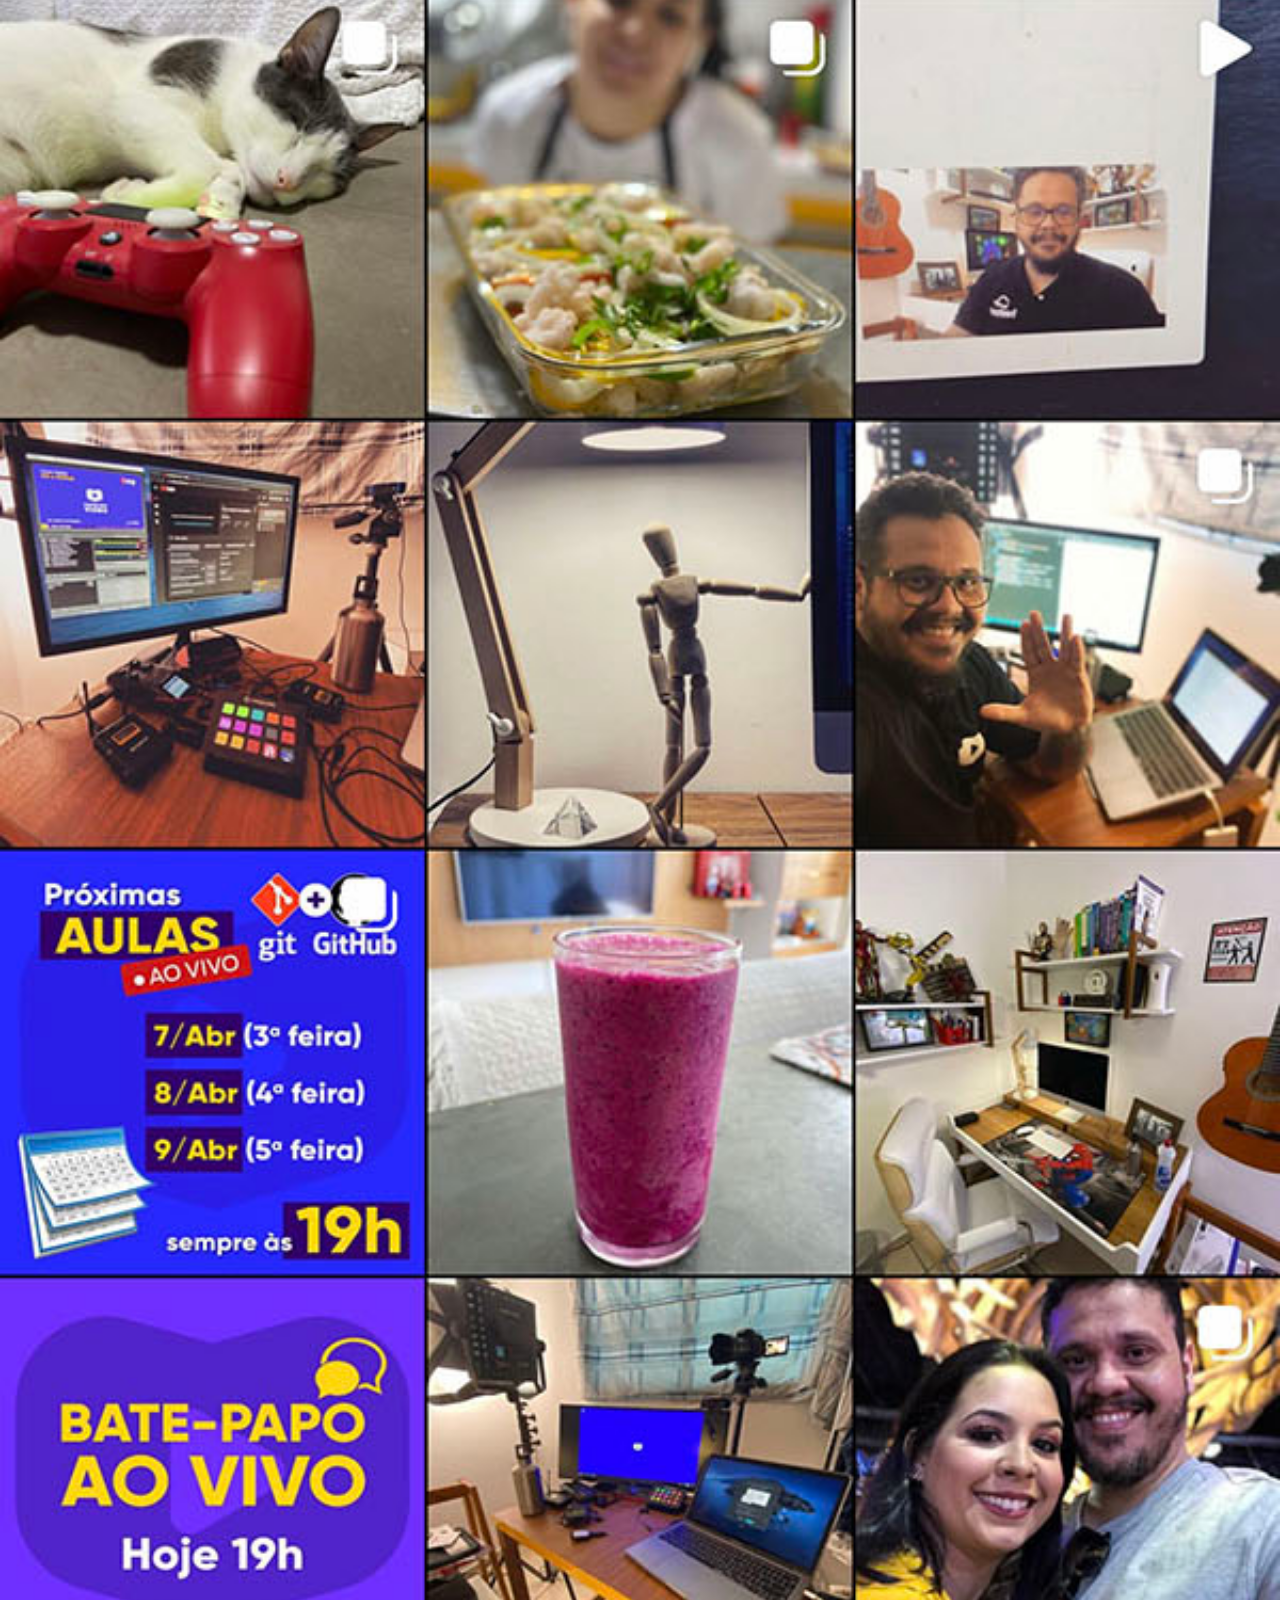
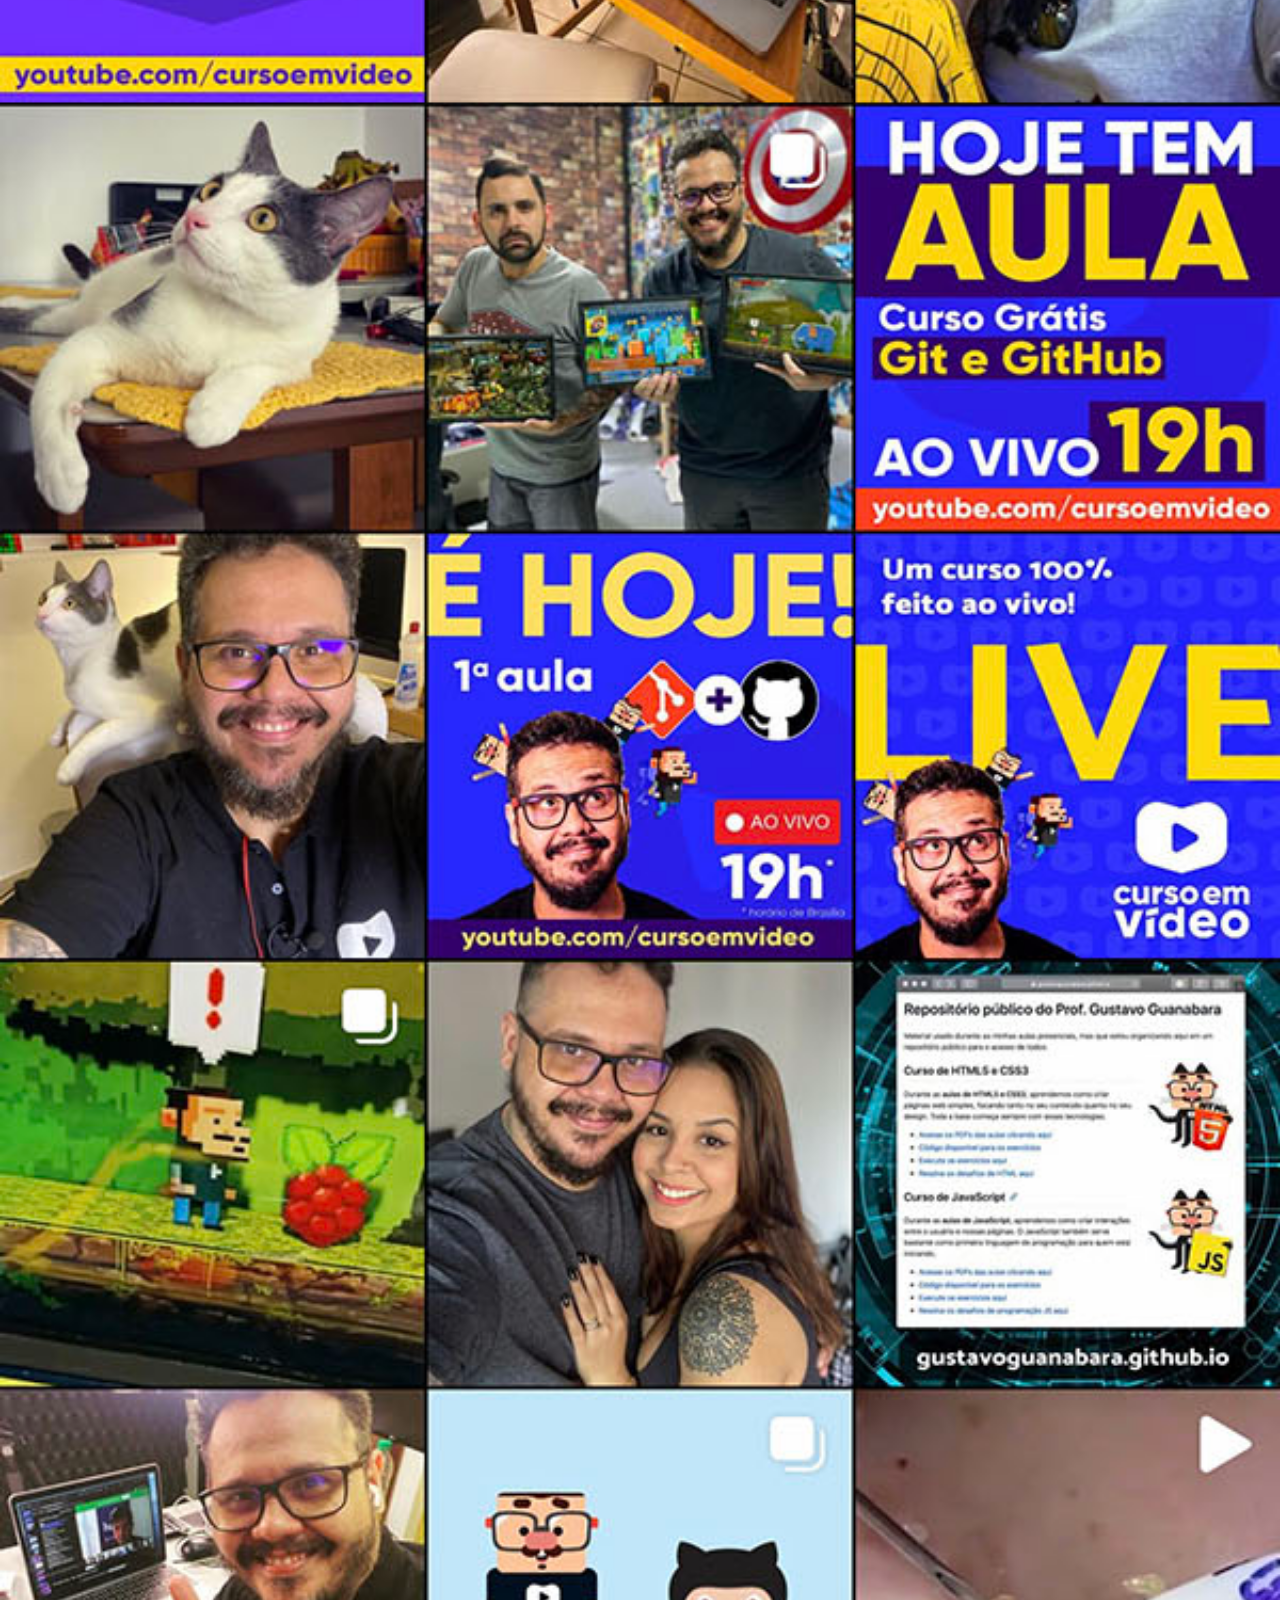
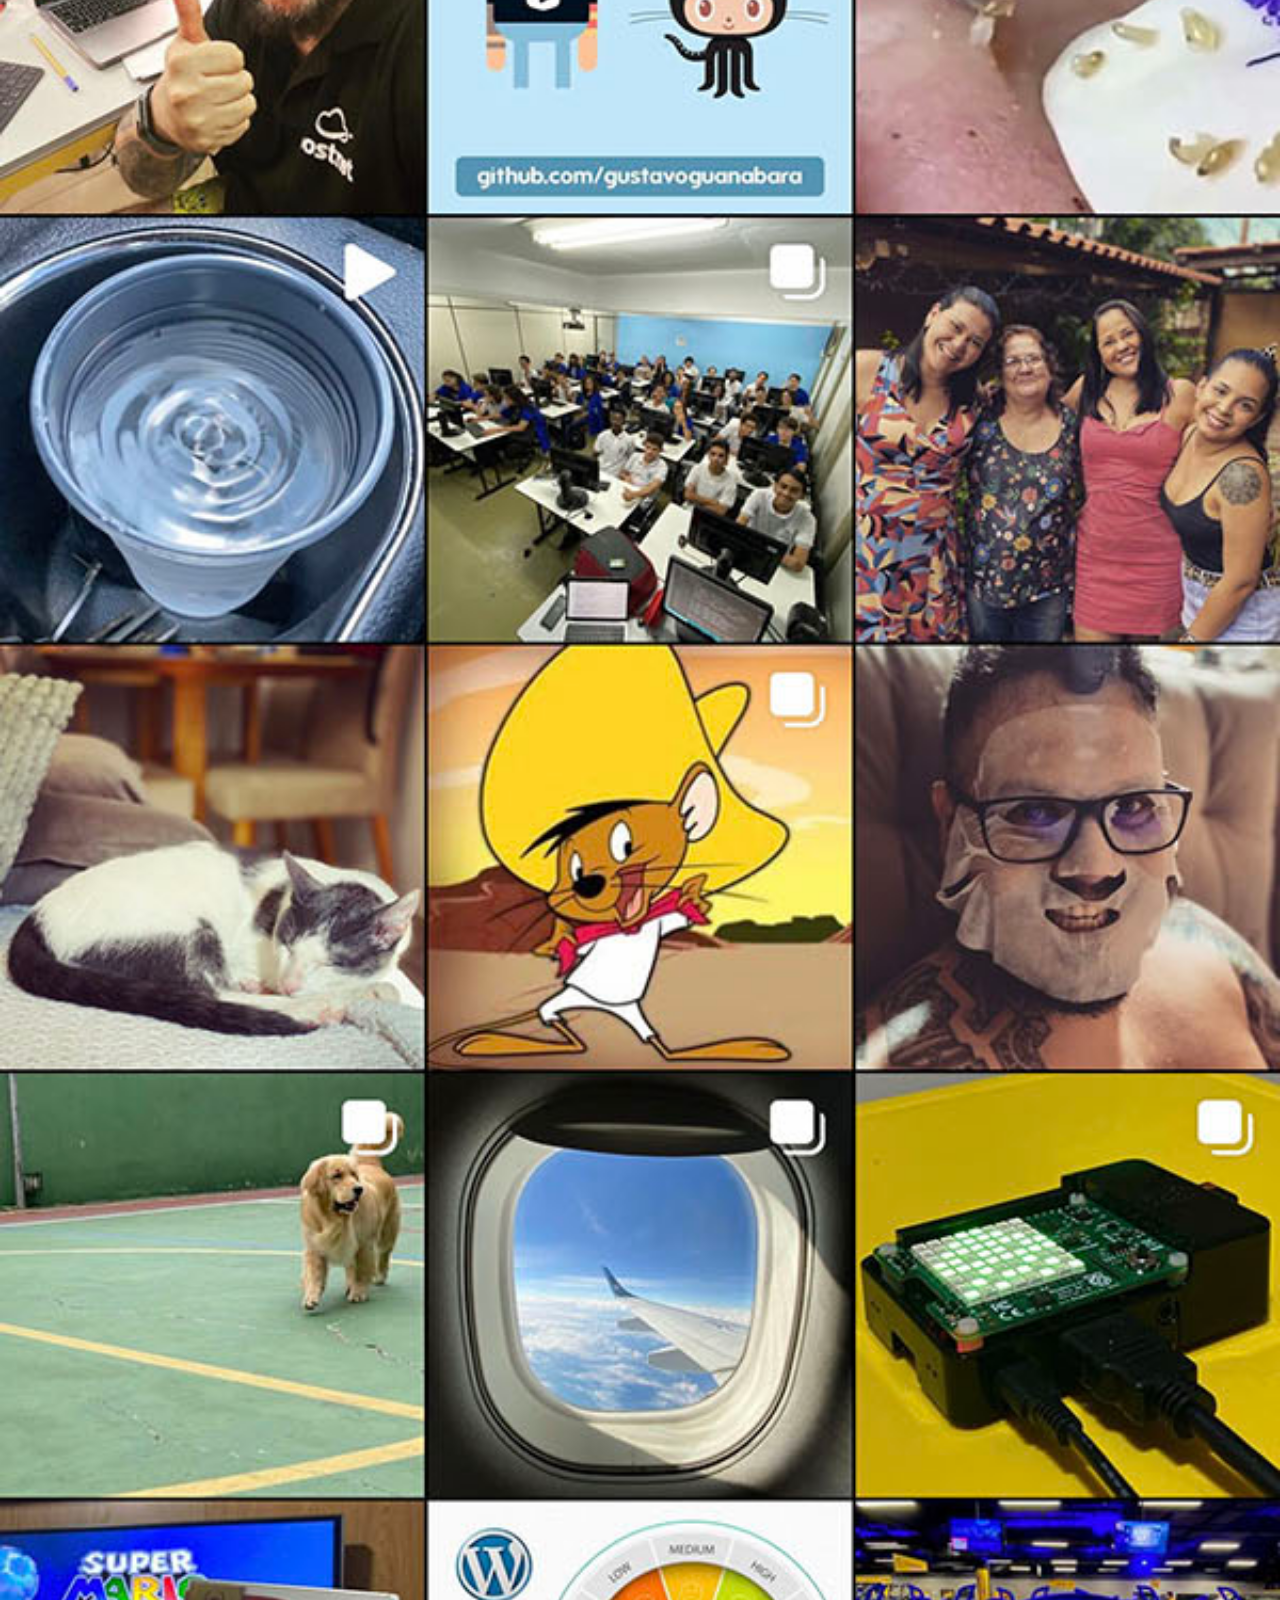
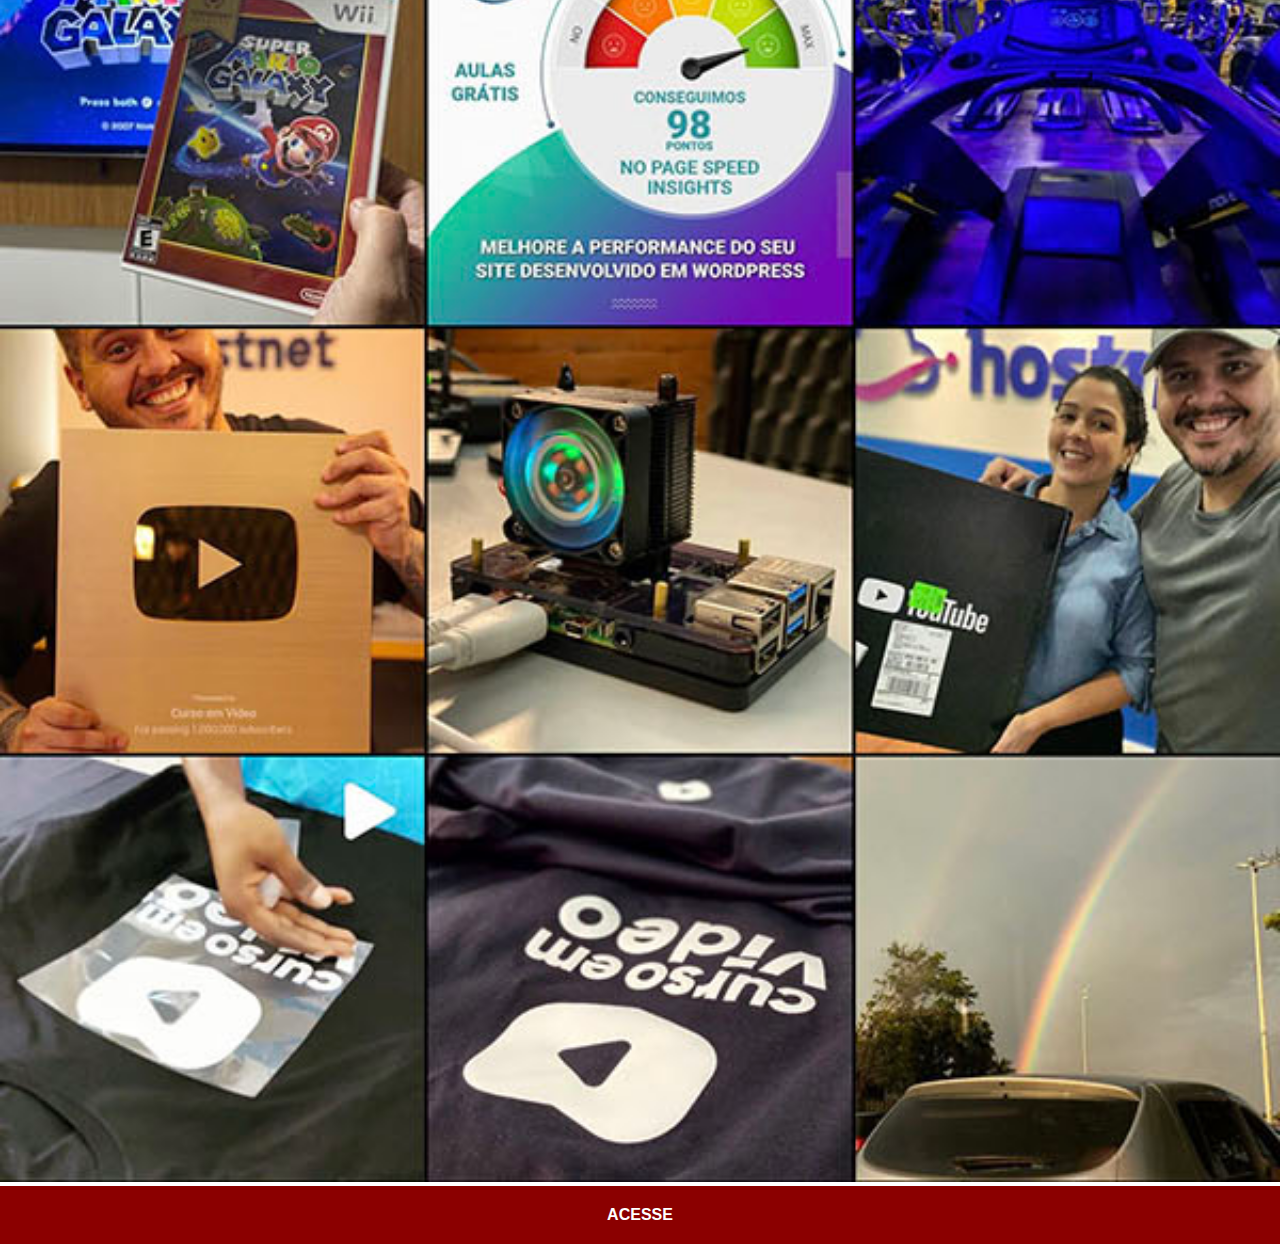
<file: instagram.html>
<!DOCTYPE html>
<html lang="pt-br">
<head>
    <meta charset="UTF-8">
    <meta http-equiv="X-UA-Compatible" content="IE=edge">
    <meta name="viewport" content="width=device-width, initial-scale=1.0">
    <title>Instagram</title>
    <link rel="stylesheet" href="social.css">
</head>
<body>
    <img src="imagens/tela-instagram.jpg" alt="instagram">
    <a href="https://instagram.com/gustavoguanabara/" target="_blank">ACESSE</a>
</body>
</html>
</file>
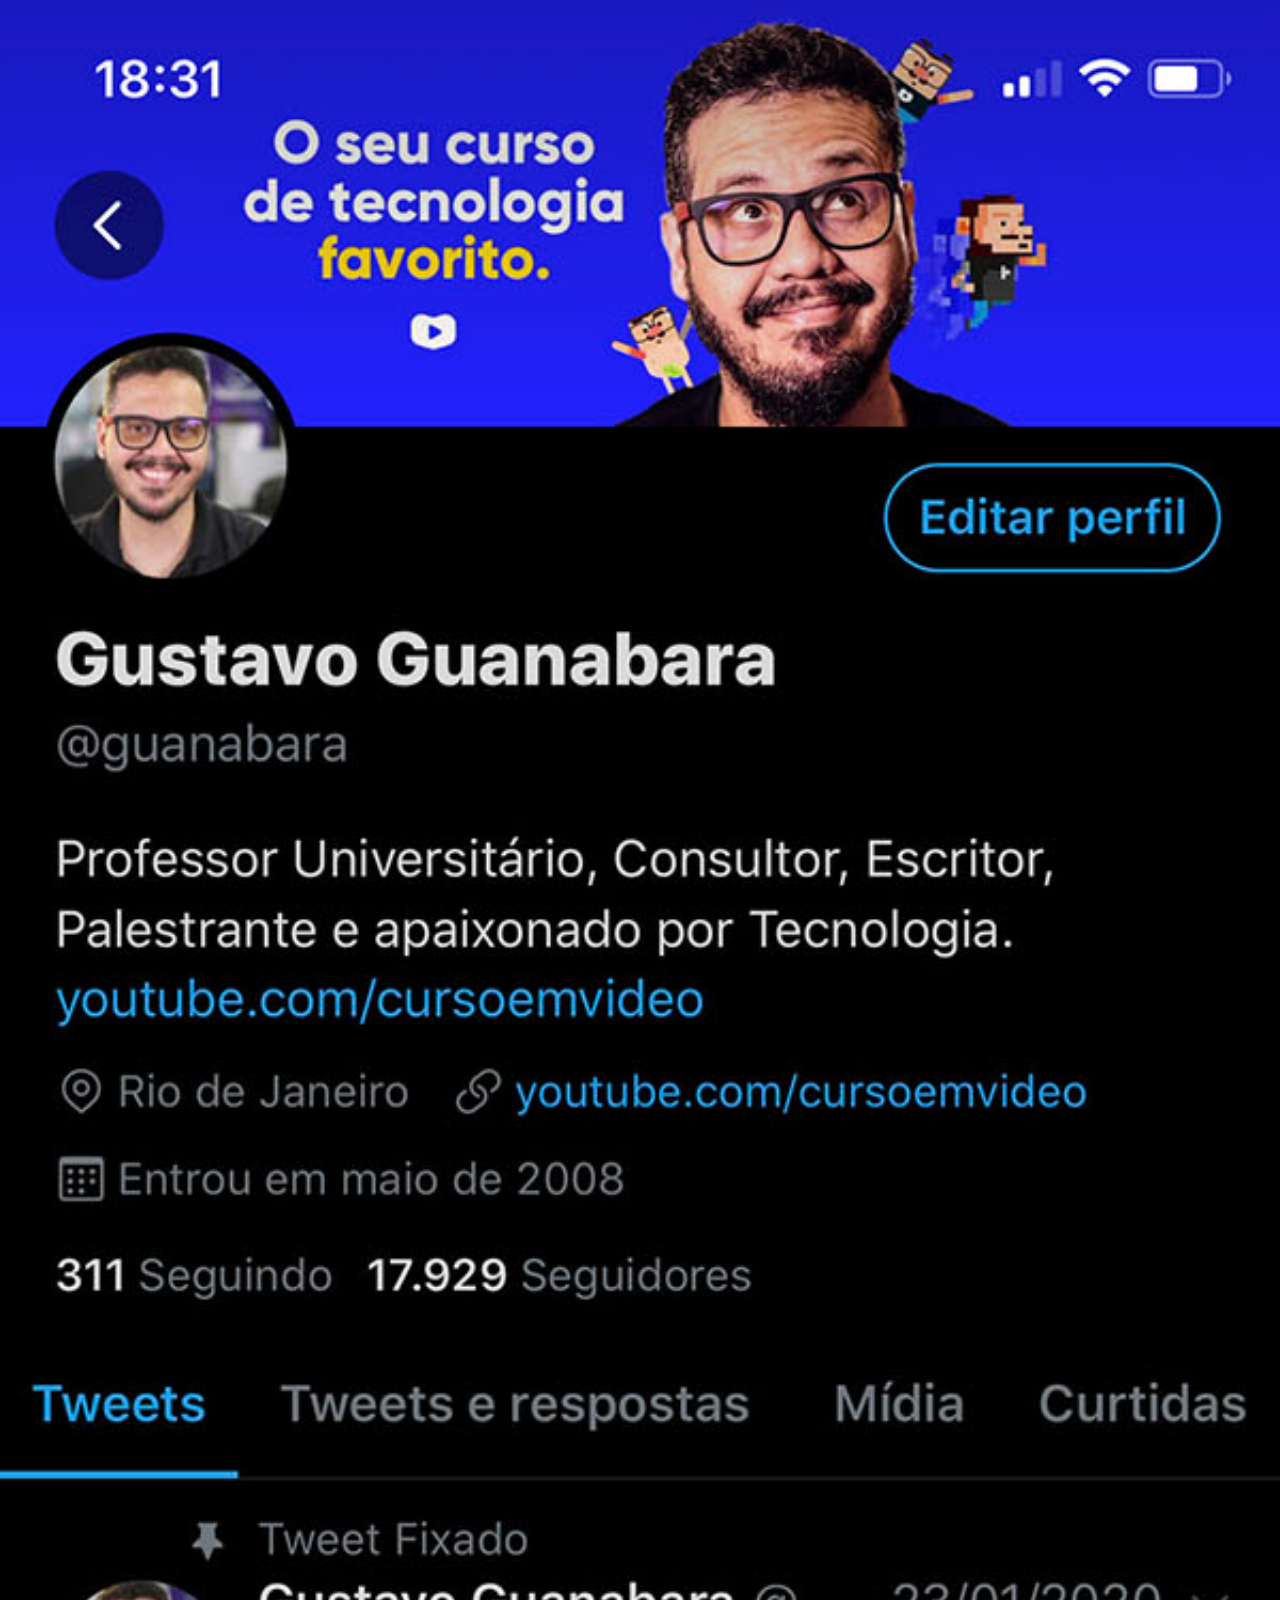
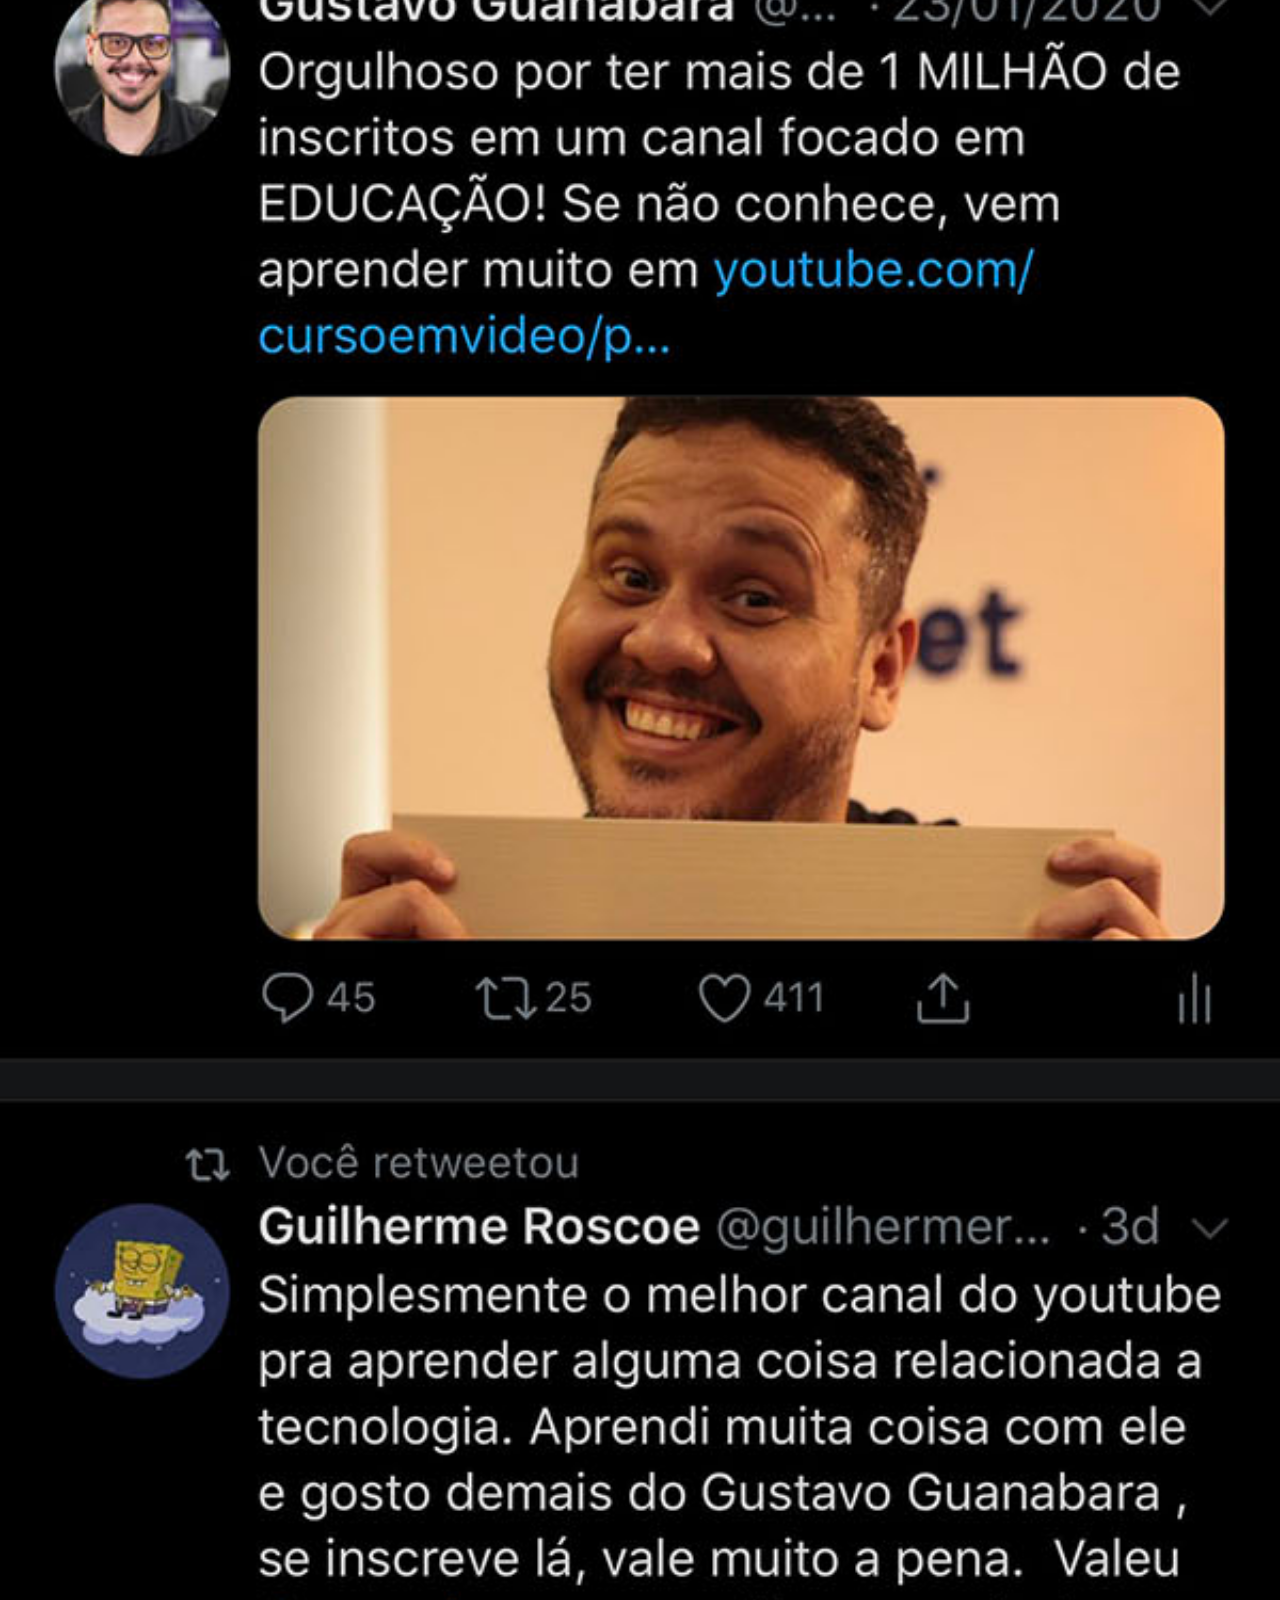
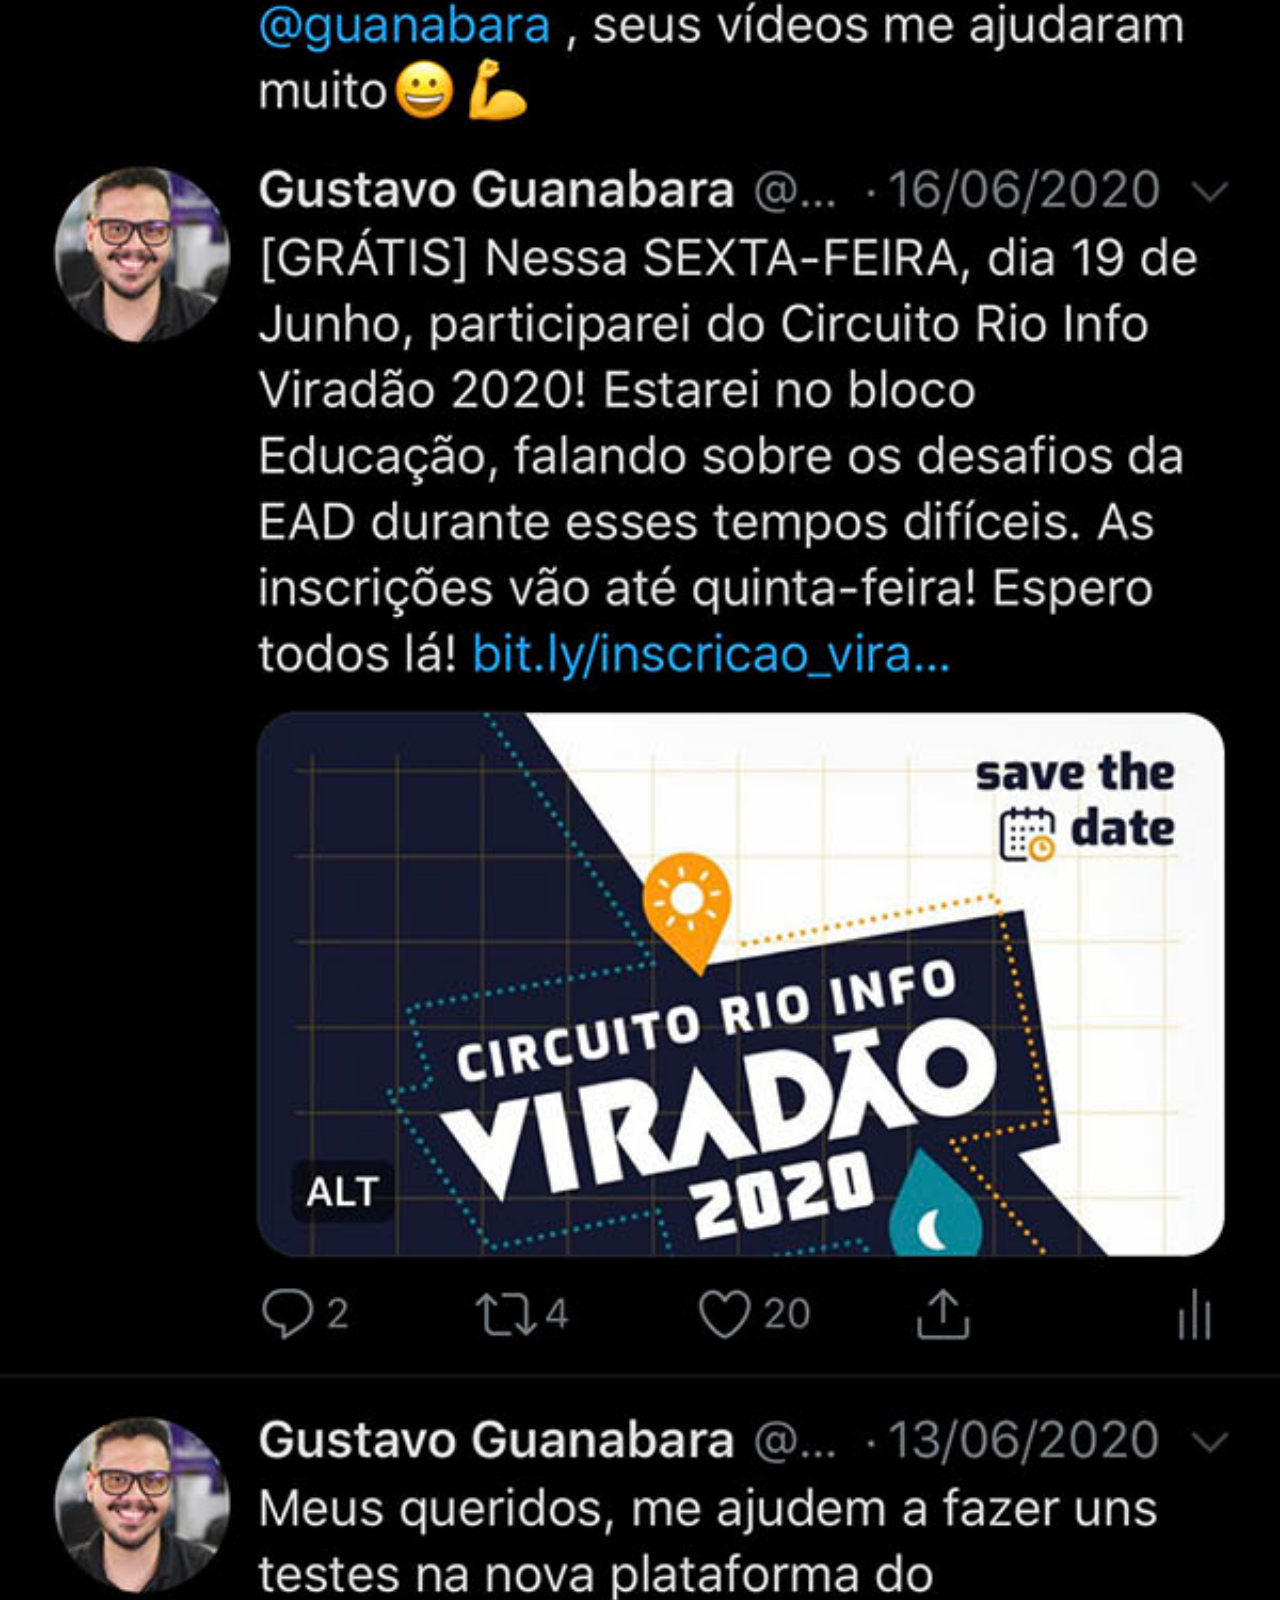
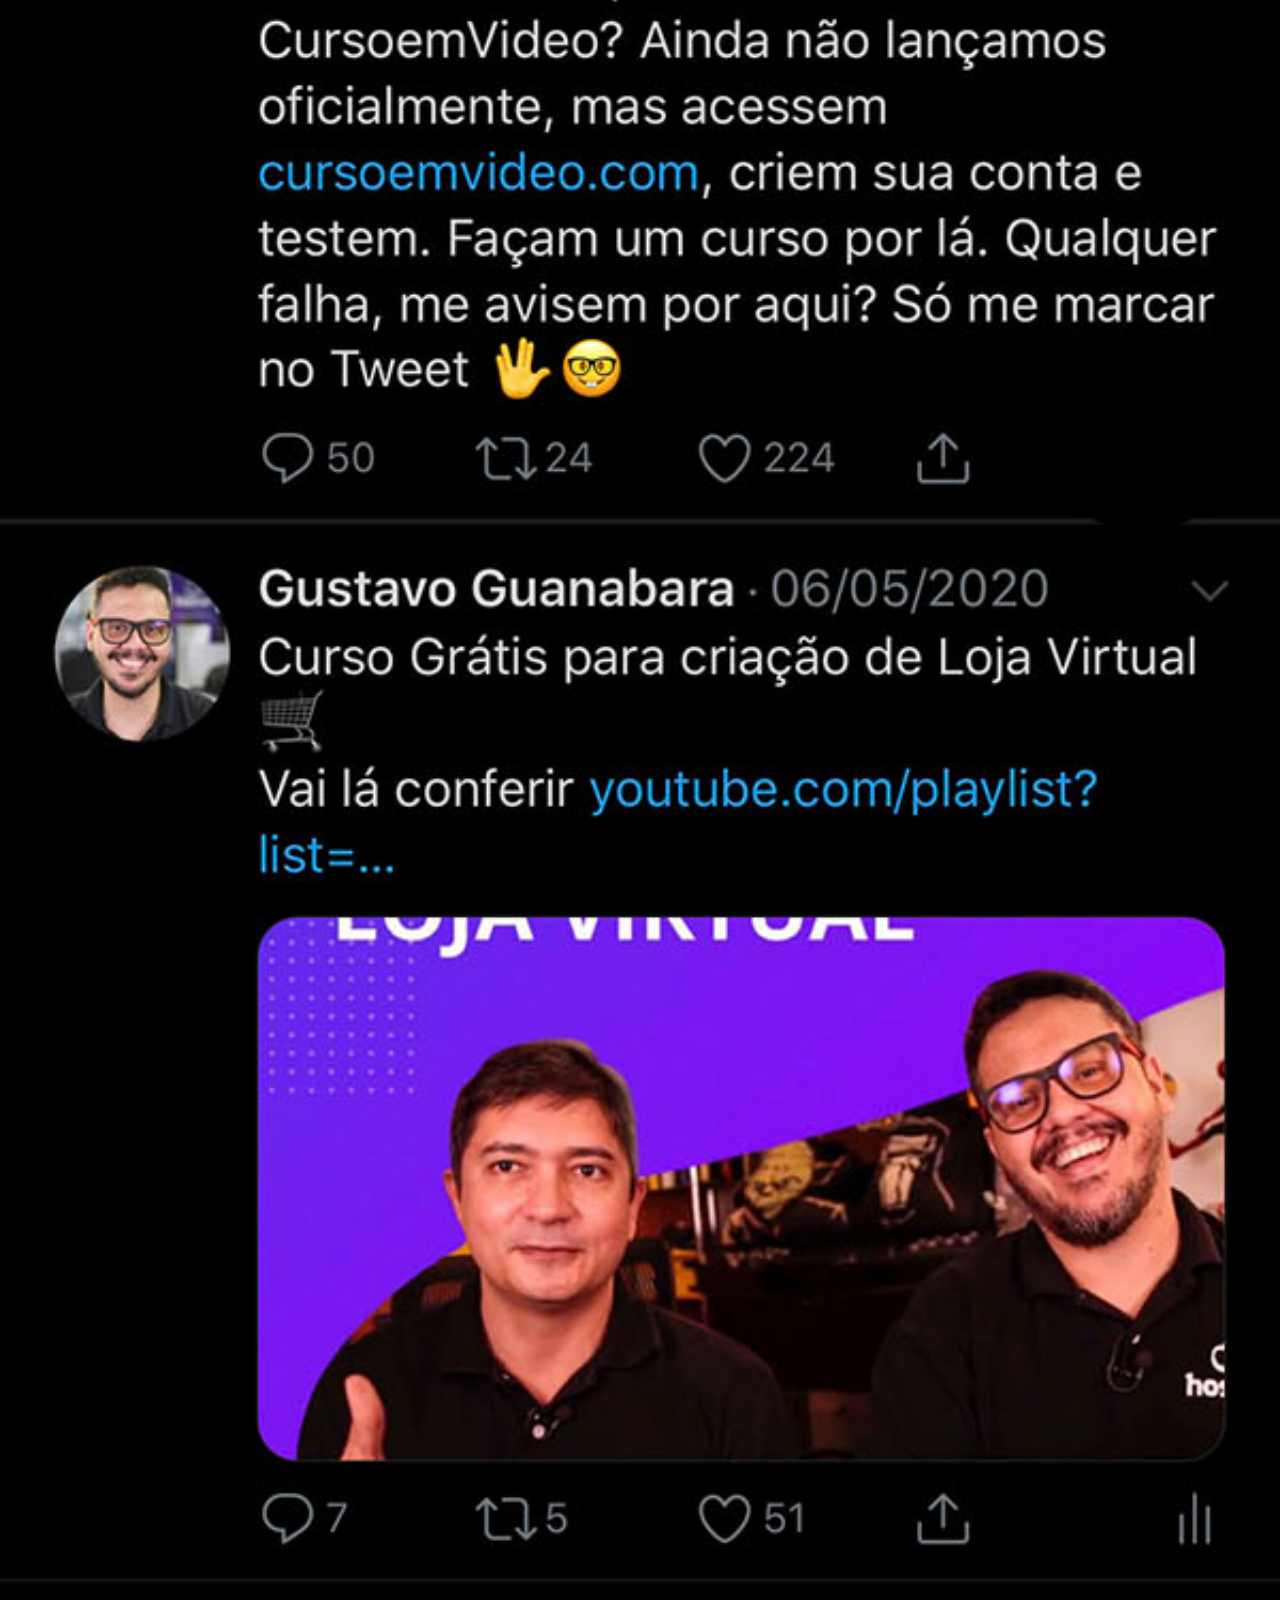
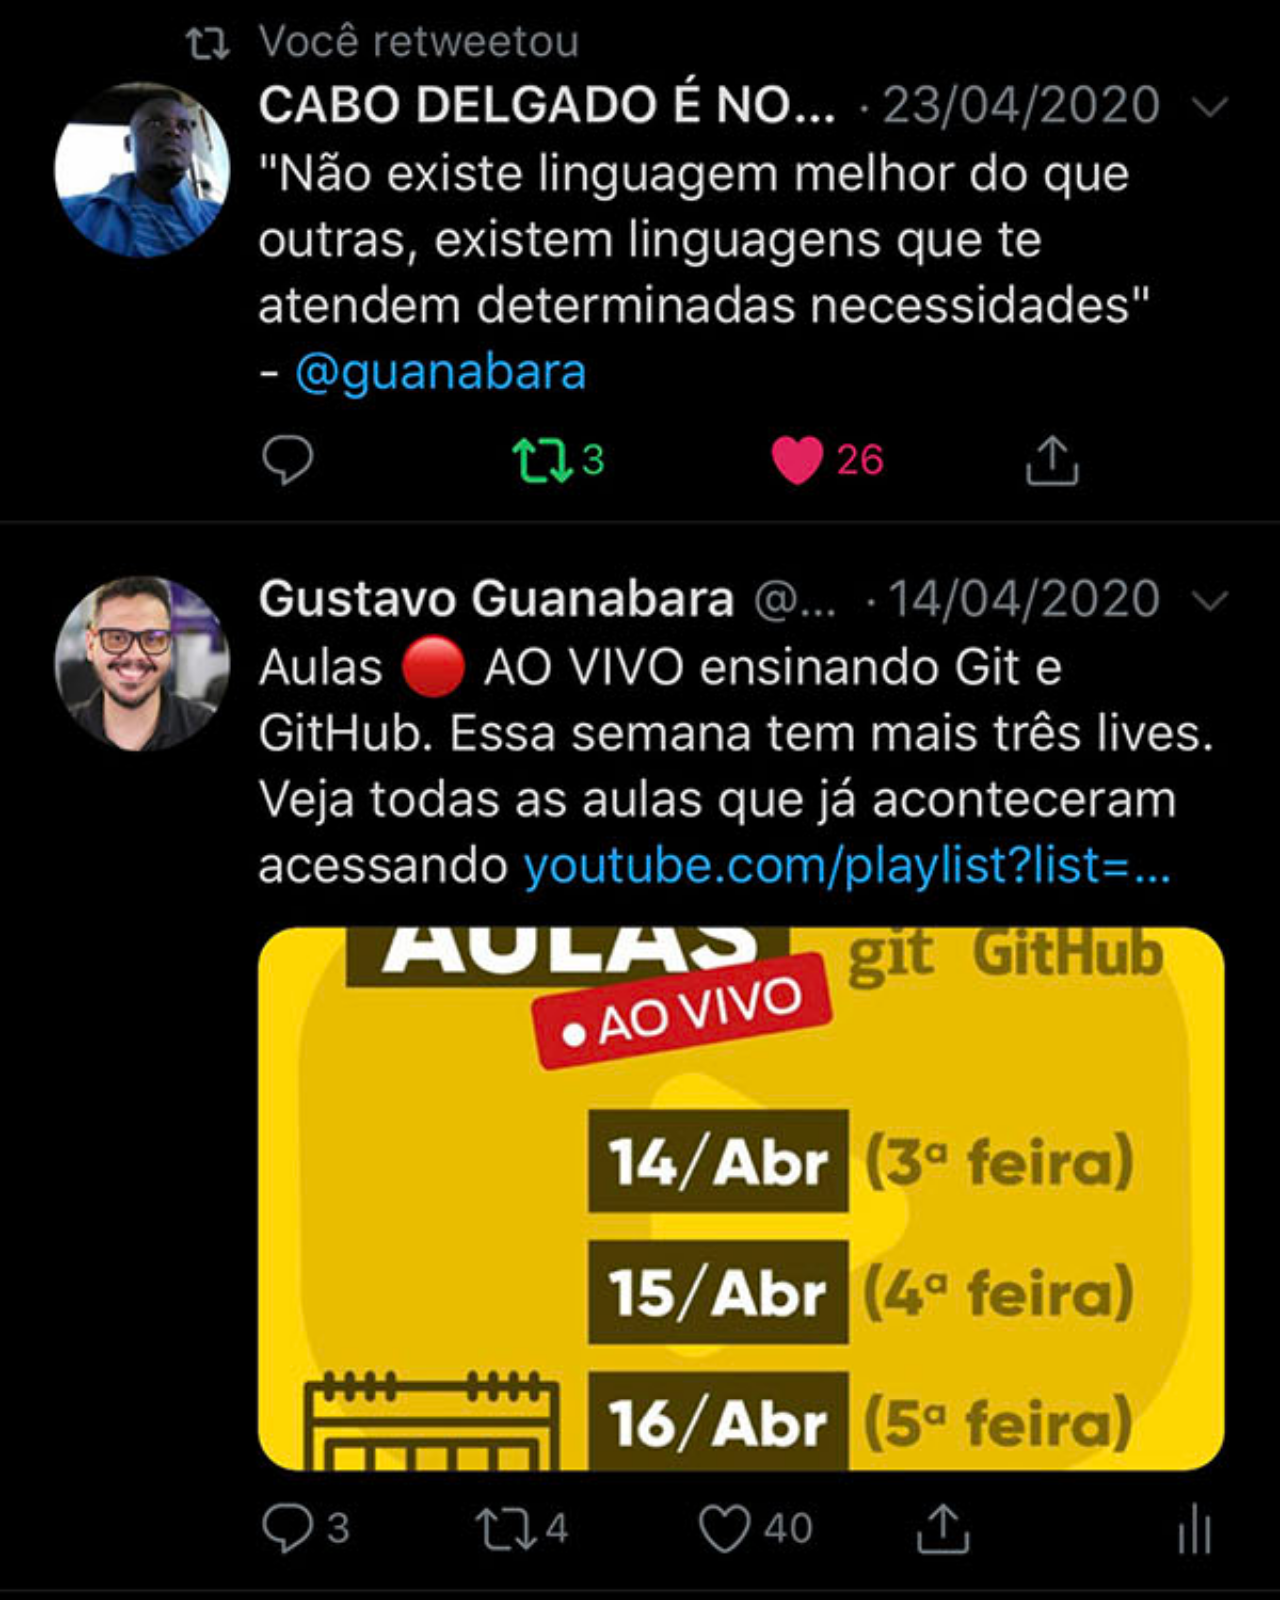
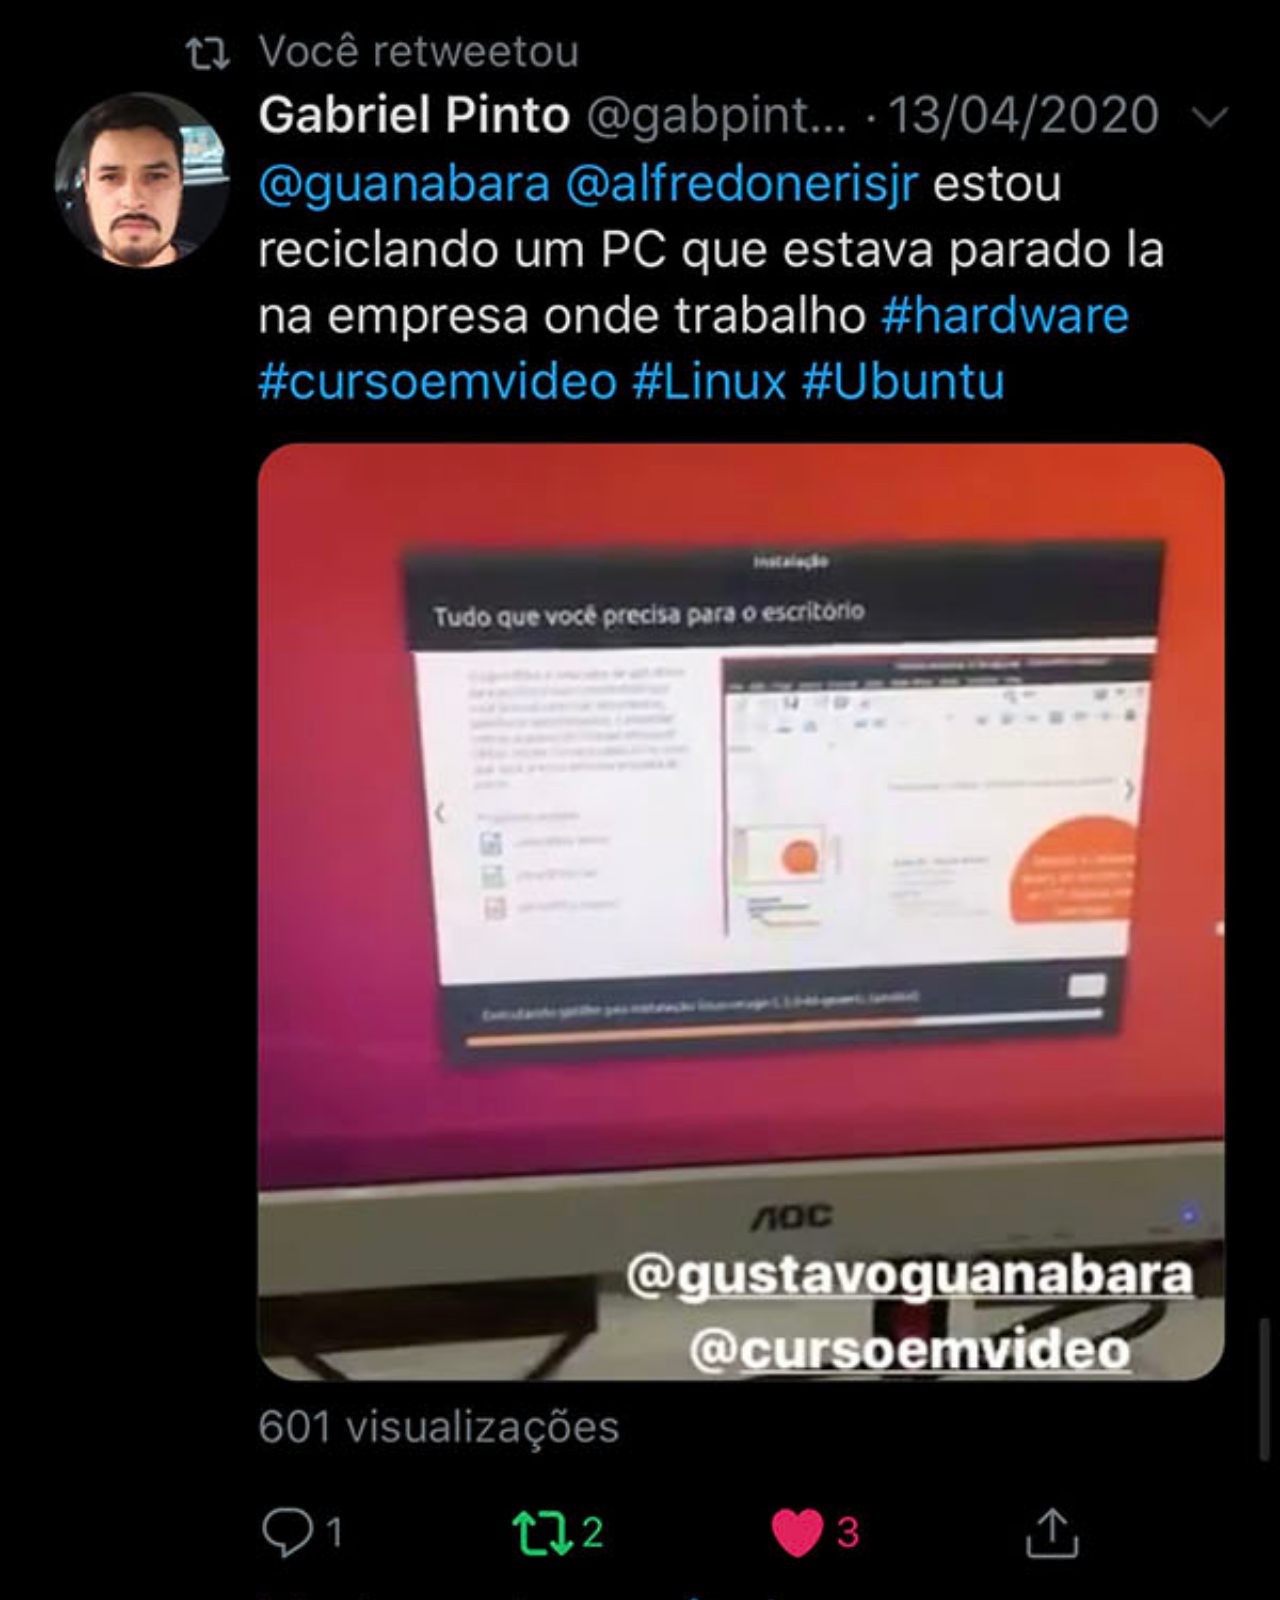
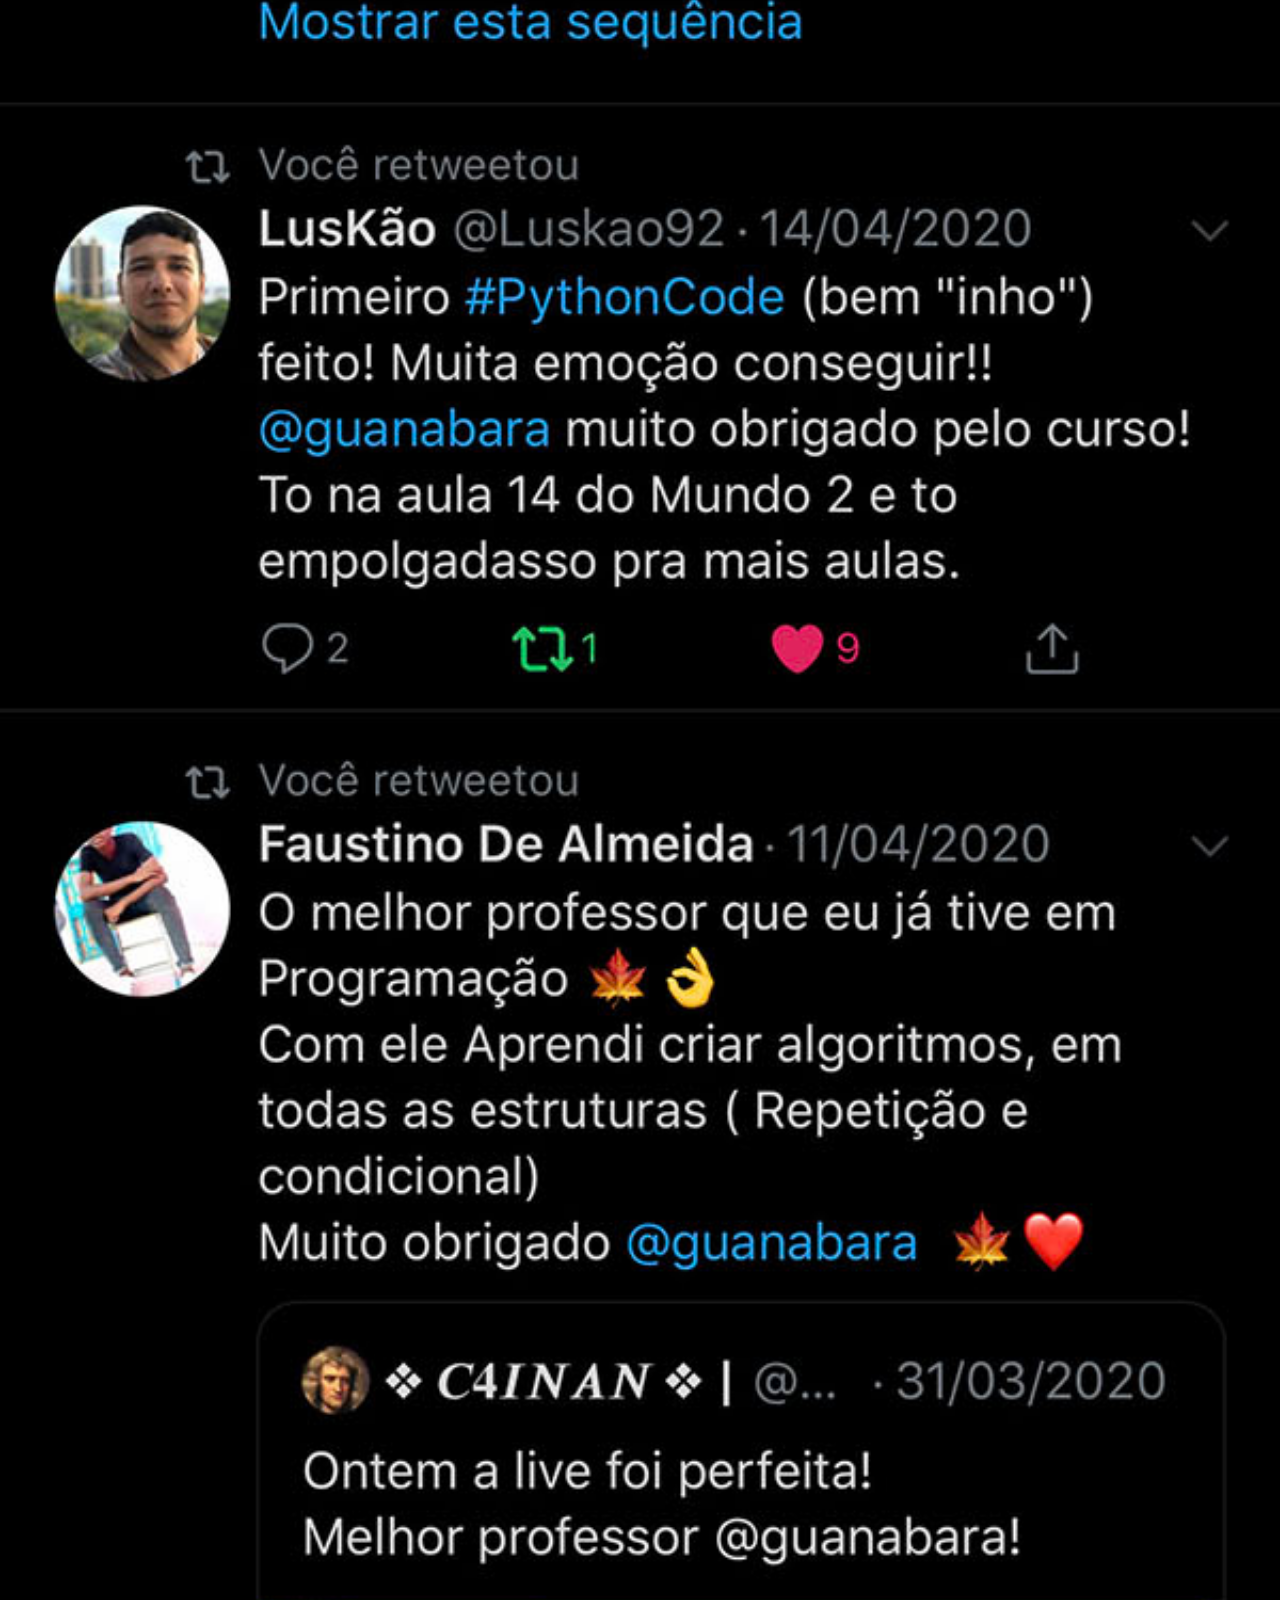
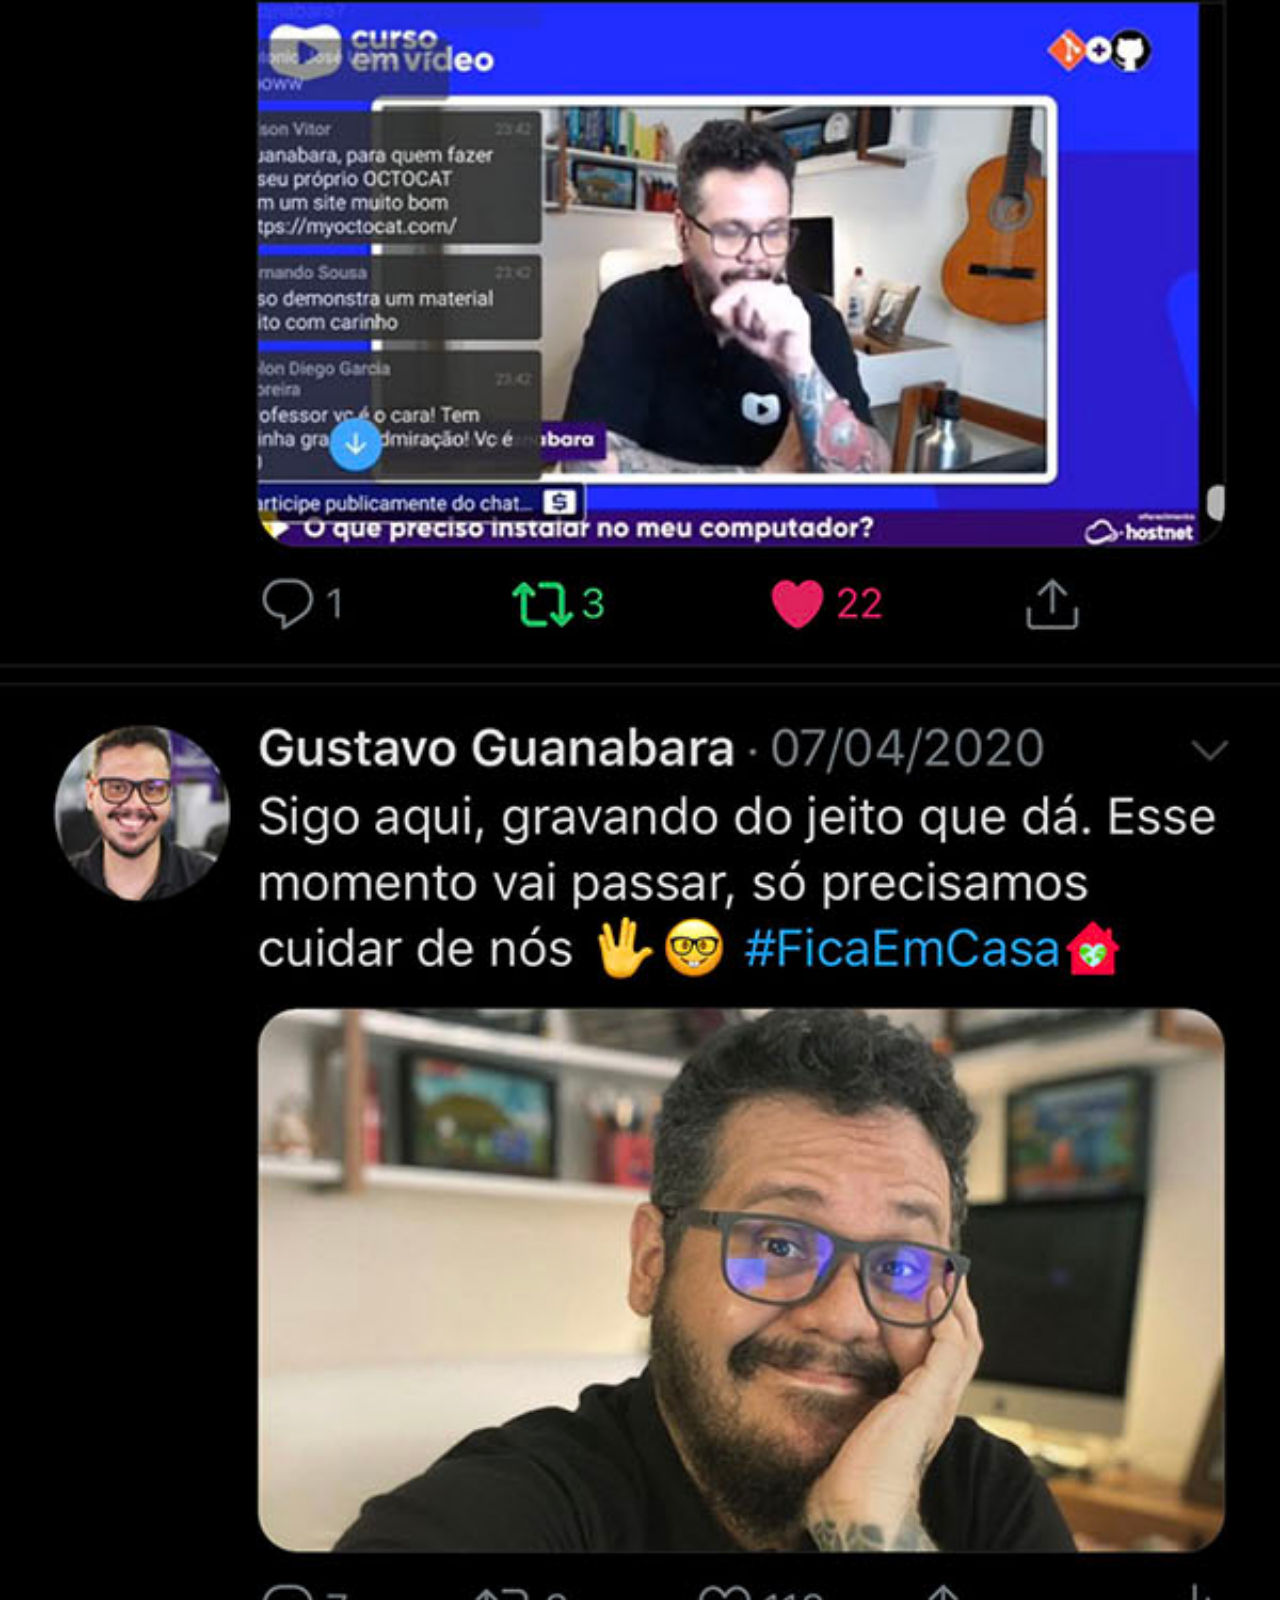
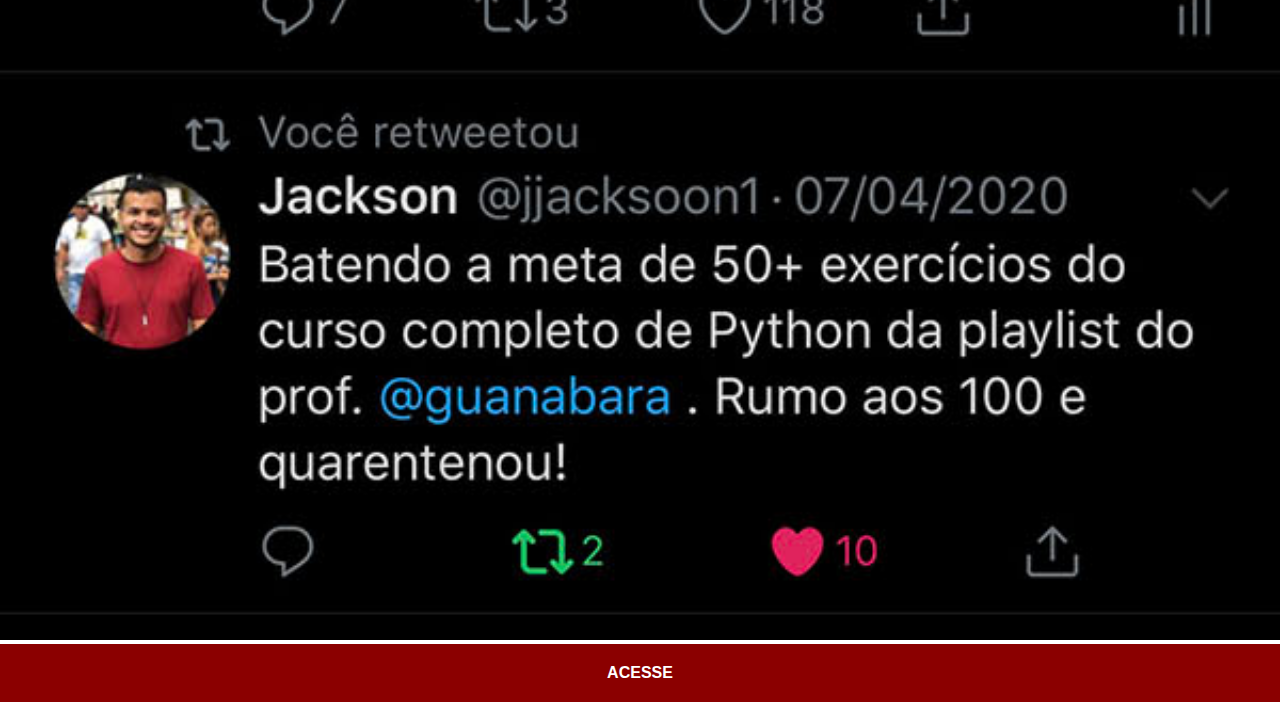
<file: twitter.html>
<!DOCTYPE html>
<html lang="pt-br">
<head>
    <meta charset="UTF-8">
    <meta http-equiv="X-UA-Compatible" content="IE=edge">
    <meta name="viewport" content="width=device-width, initial-scale=1.0">
    <title>Twitter</title>
    <link rel="stylesheet" href="social.css">
</head>
<body>
    <img src="imagens/tela-twitter.jpg" alt="twitter">
    <a href="https://www.twitter.com/guanabar/" target="_blank">ACESSE</a>
</body>
</html>
</file>
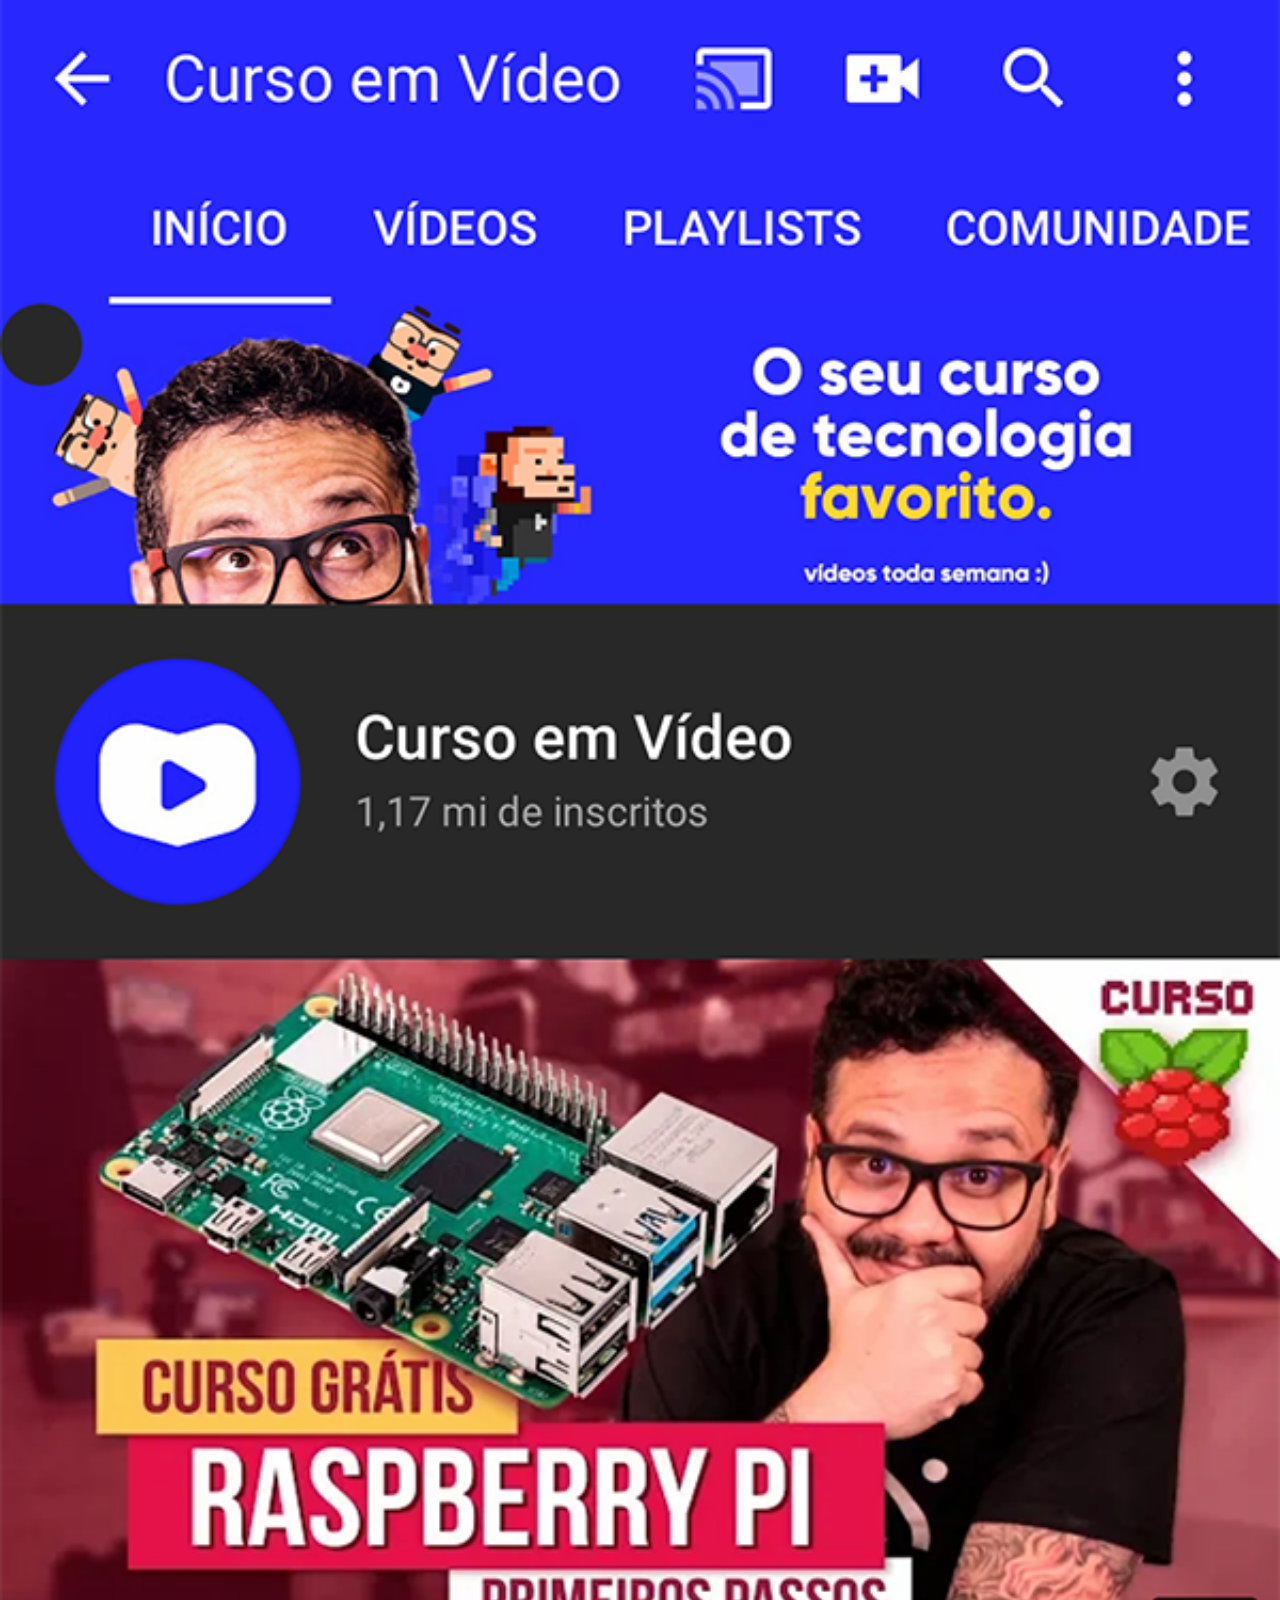
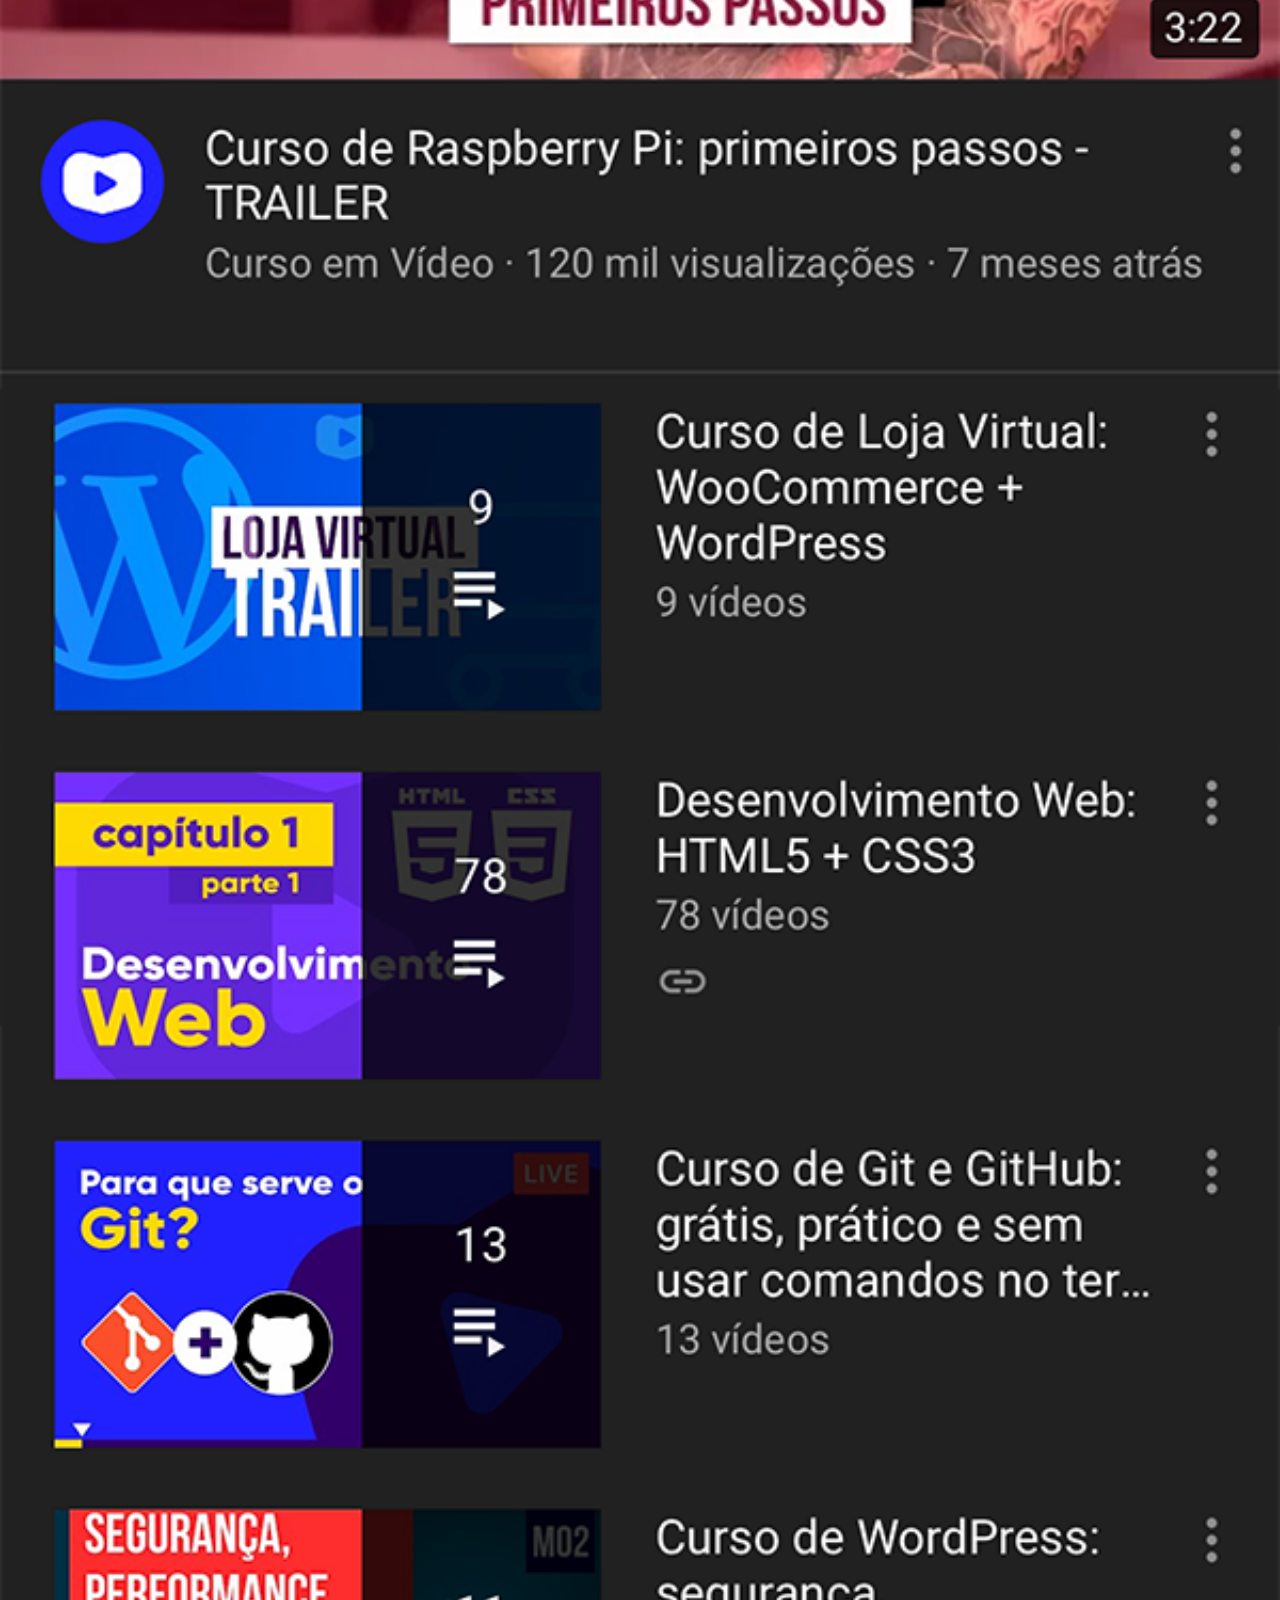
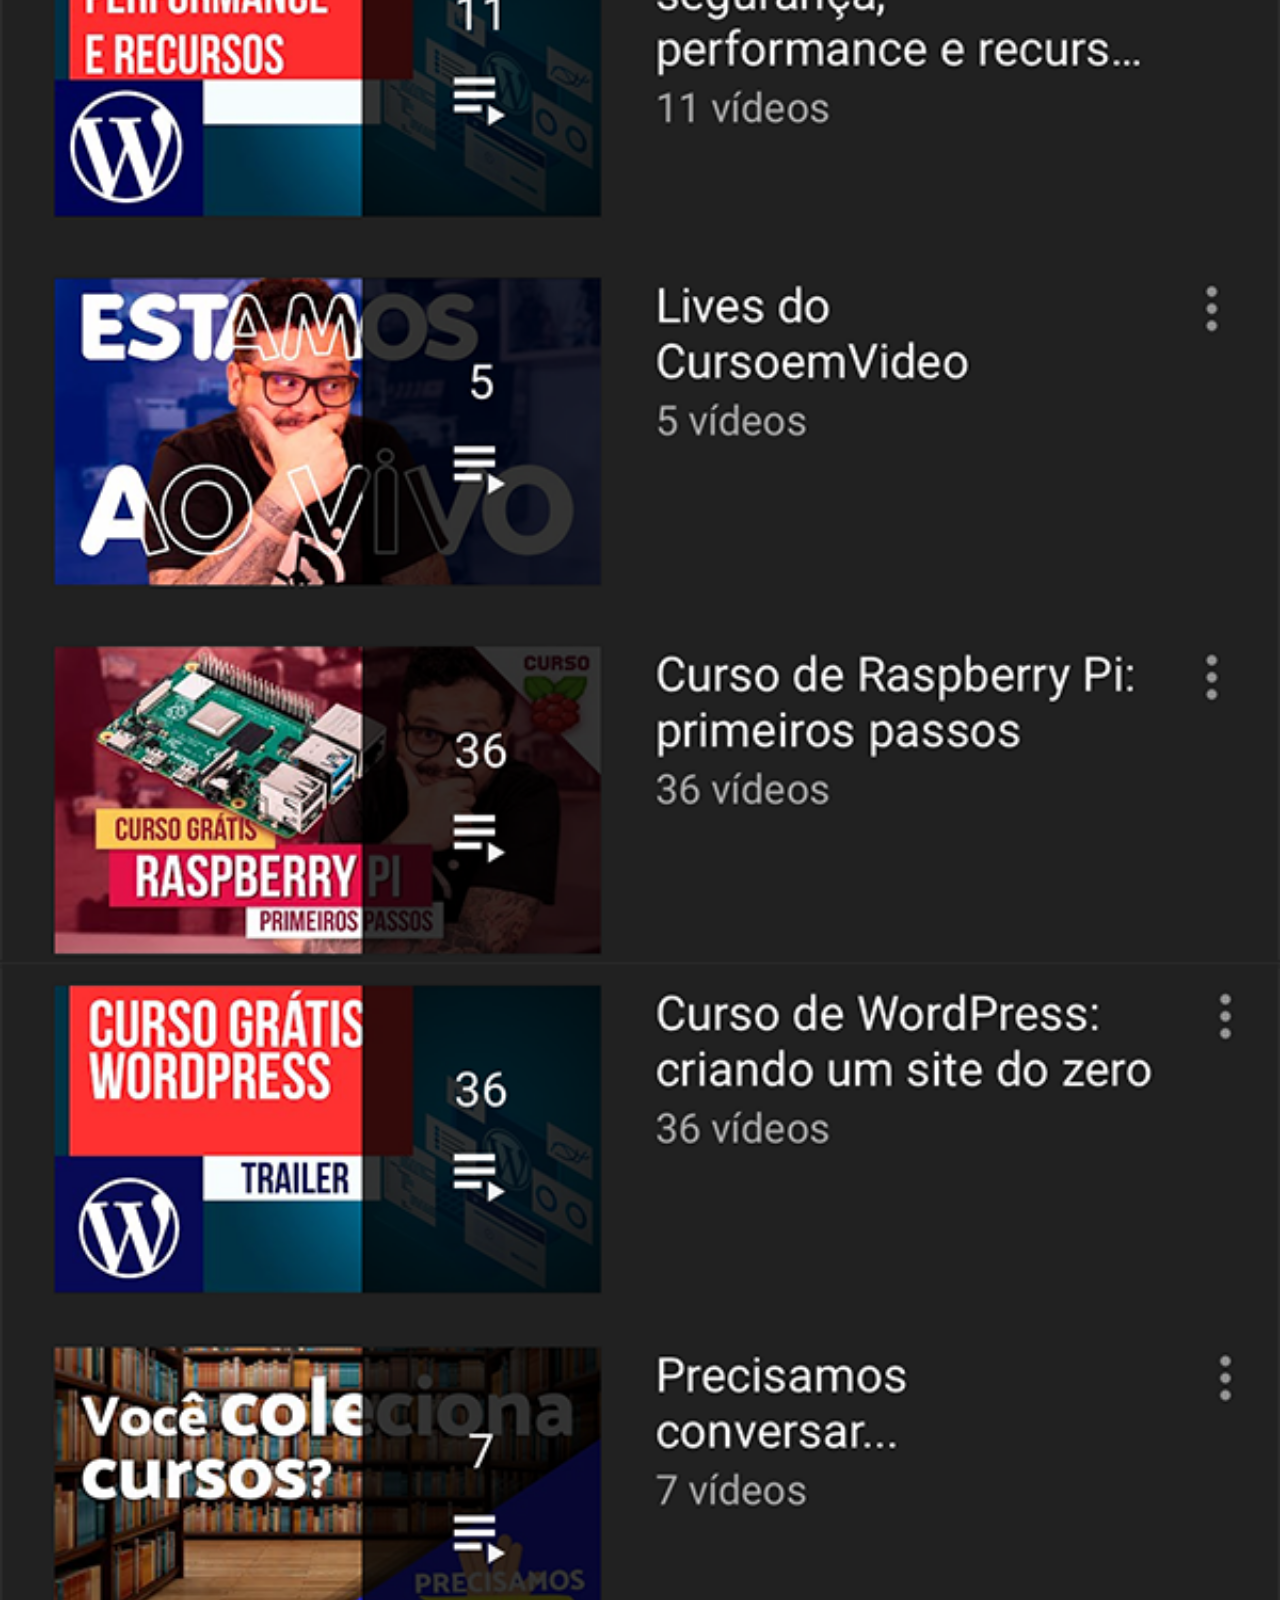
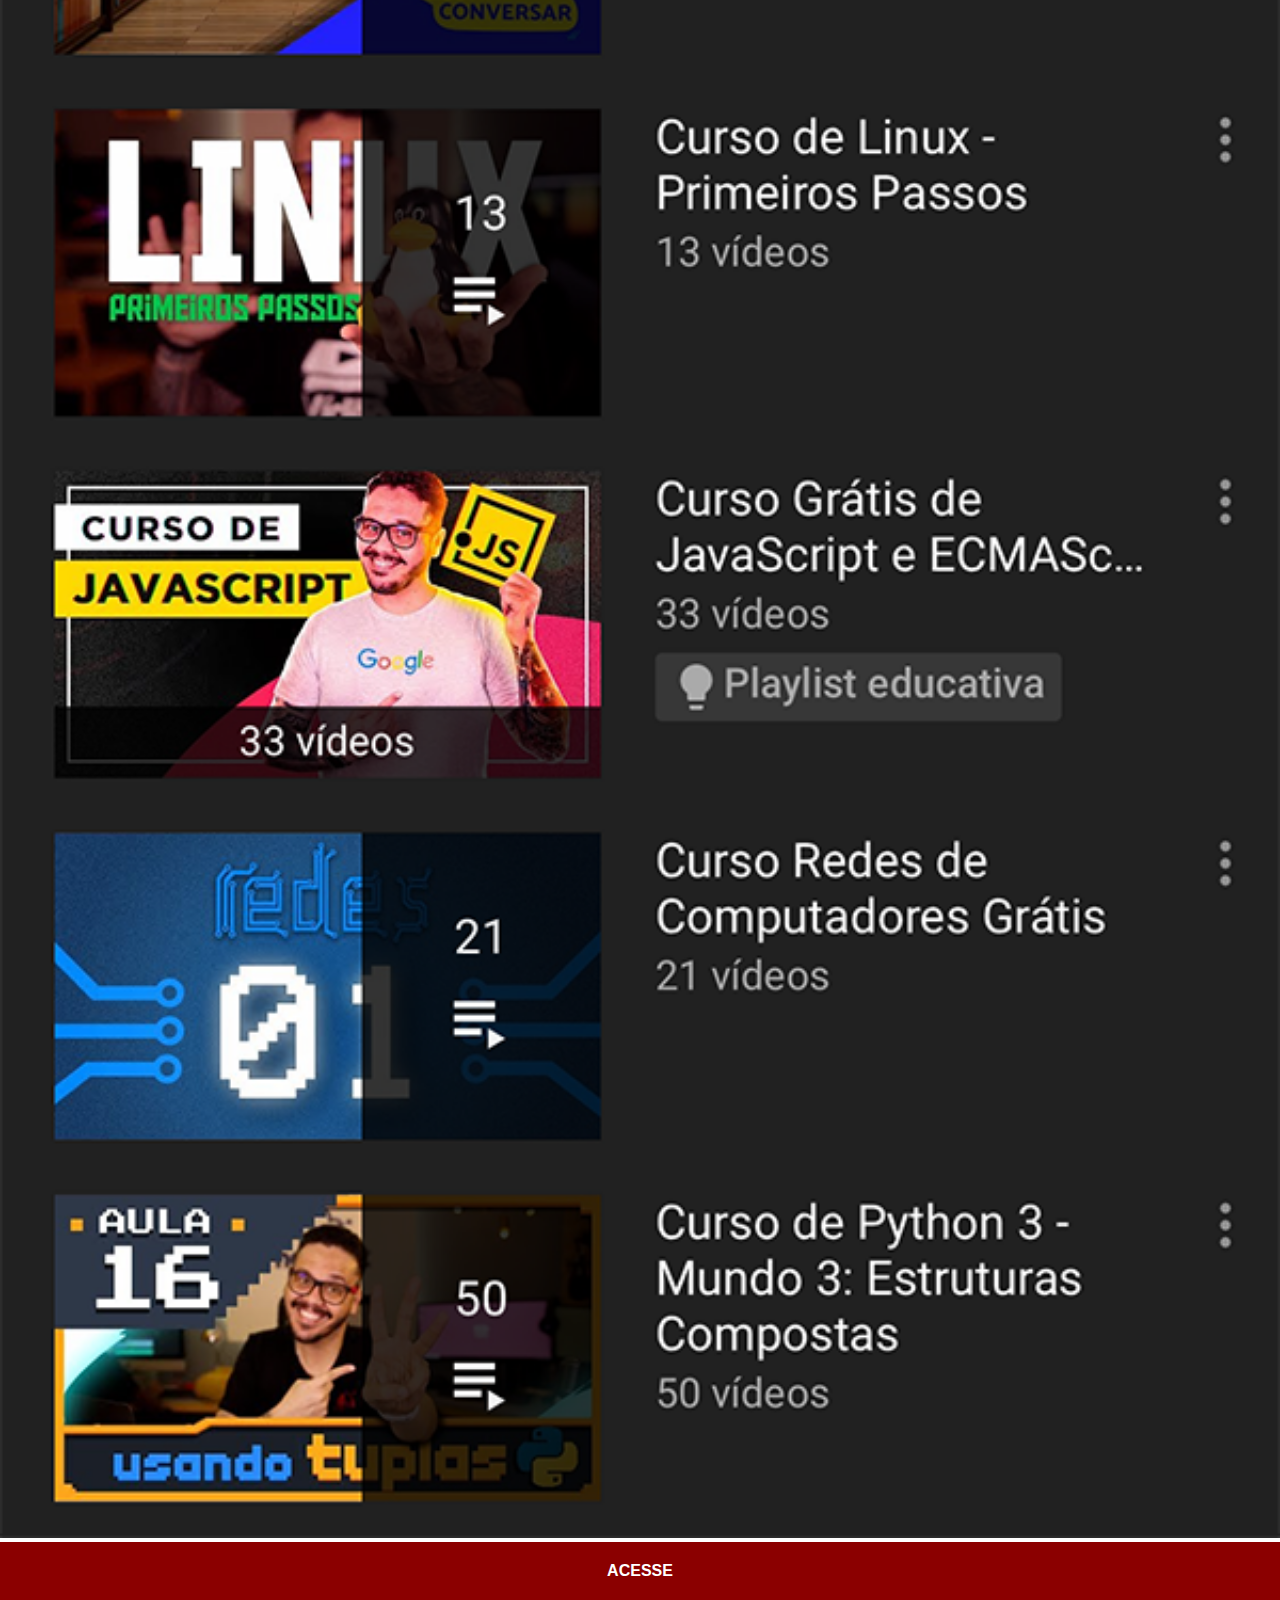
<file: youtube.html>
<!DOCTYPE html>
<html lang="en">
<head>
    <meta charset="UTF-8">
    <meta http-equiv="X-UA-Compatible" content="IE=edge">
    <meta name="viewport" content="width=device-width, initial-scale=1.0">
    <title>Youtube</title>
    <link rel="stylesheet" href="social.css">
</head>
<body>
    <img src="imagens/tela-youtube.png" alt="youtube">
    <a href="https://www.youtube.com/user/cursosemvideo/playlist" target="_blank">ACESSE</a>
</body>
</html>
</file>
<file: estilos/style.css>
* {
    margin: 0;
    padding: 0;
    box-sizing: border-box;
}
body, html {
    height: 100vh;
    width: 100vw;
    background-color: black;
}
body {
    background: url('../imagens/fundo-madeira.jpg') no-repeat top center;
    background-size: cover;
    background-attachment: fixed;
}
main {
    height: 100vh;
    position: relative;
}
section#telefone {
    position: absolute;
    top: 50%;
    left: 50%;
    transform: translate(-50%, -50%);
    height: 627px;
    width: 311px;
    background: url('../imagens/frame-iphone.png') no-repeat;
    
}
iframe#tela {
    position: relative;
    top: 80px;
    left: 22px;
    width: 267px;
    height: 471px;
}
section#redes-sociais img {
    width: 50px;
    margin: 10px;
    border-radius: 50%;
    box-shadow: 2px 2px 5px rgba(0, 0, 0, 0.452);
}
section#redes-sociais {
    display: flex;
    flex-direction: column;
    align-items: flex-end;
}
section#redes-sociais img:hover {
    border: 2px solid rgba(255, 255, 255, 0.63);
    transform: translate(-4px, -4px);
    box-shadow: 5px 5px 10px rgba(0, 0, 0, 0.61);
    transition: transform 0.5s;
}
</file>
<file: social.css>
* {
    margin: 0;
    padding: 0;
    font-family: Arial, Helvetica, sans-serif;
}
::-webkit-scrollbar {
    width: 0;
    height: 0;
}
img {
    width: 100vw;
}
a {
    display: block;
    background-color: darkred;
    padding: 20px;
    text-align: center;
    font-weight: bolder;
    color: white;
    text-decoration: none;
}
a:hover {
    background-color: red;
}
</file>
